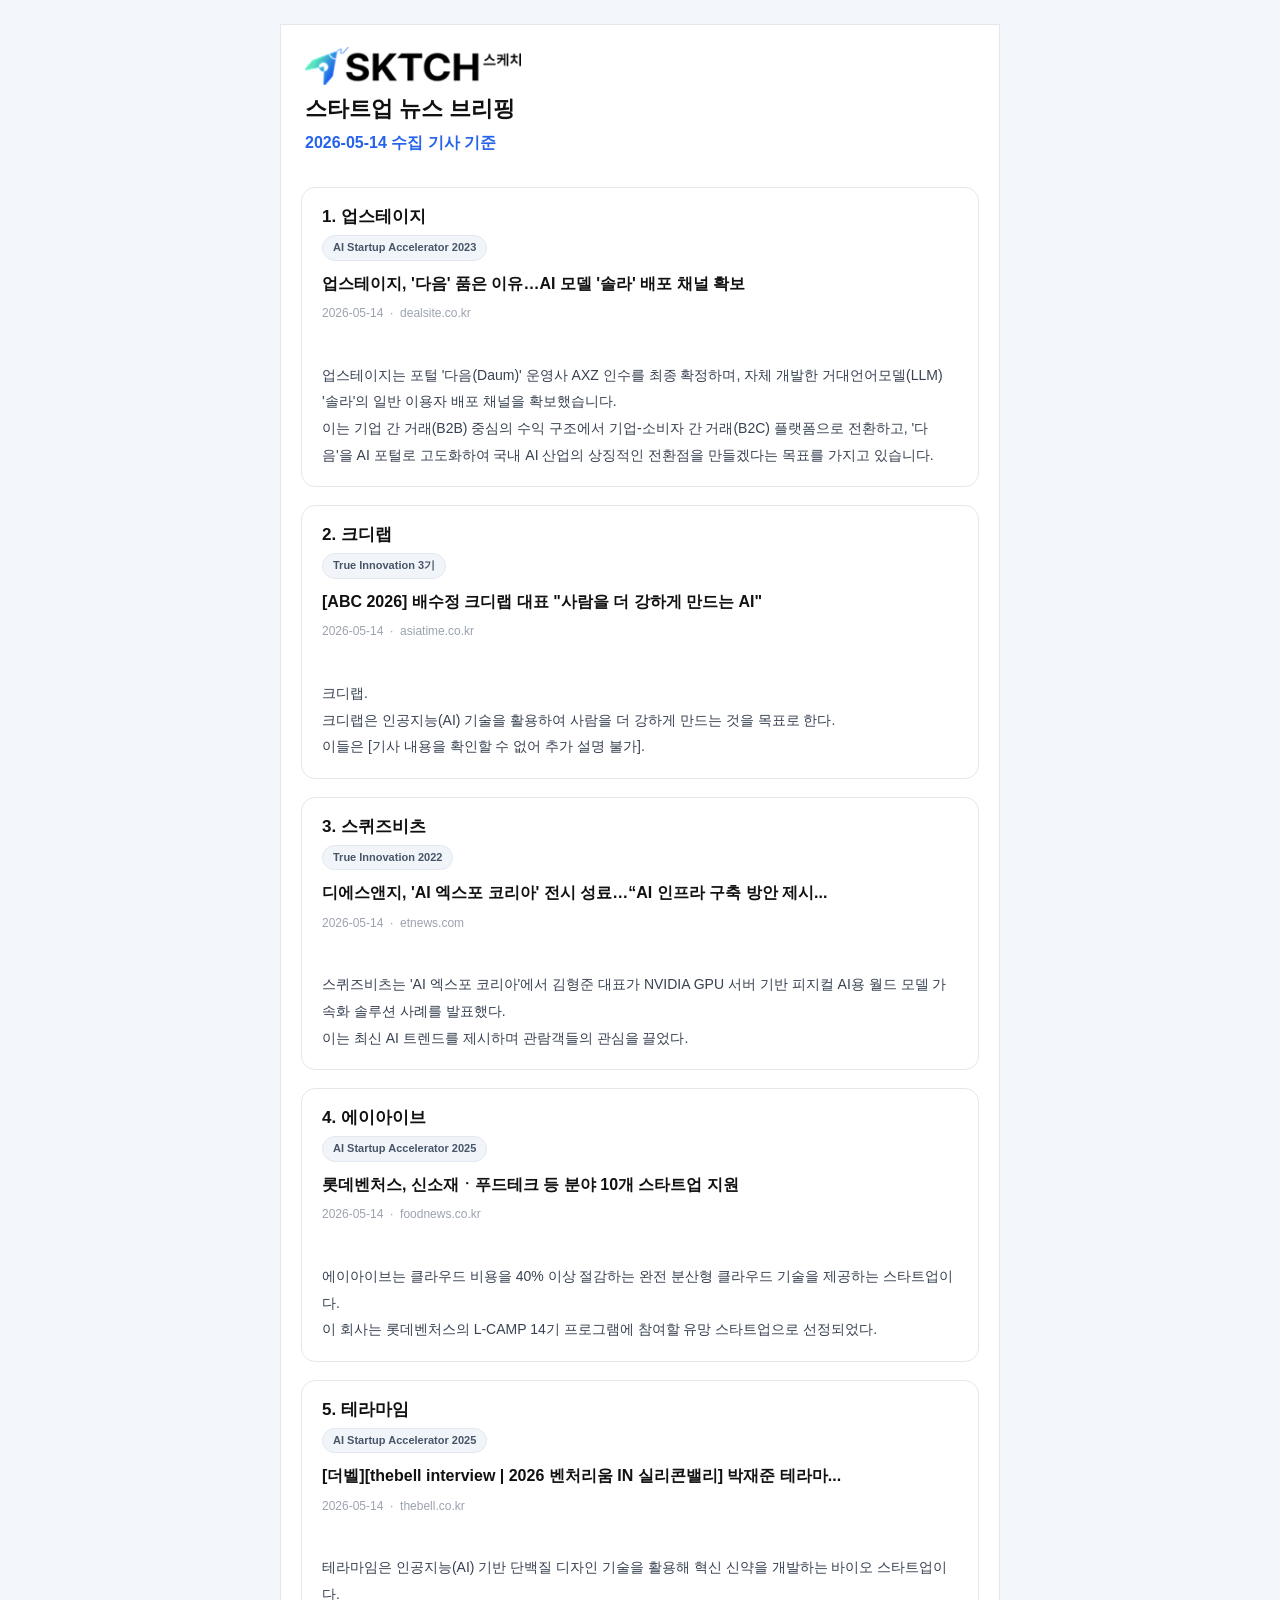
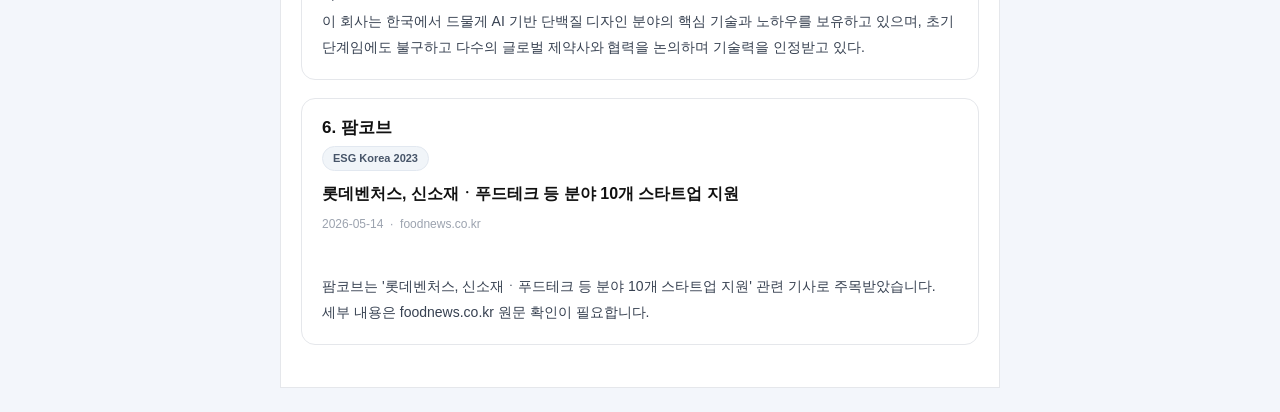
<file: email_preview.html>
<html>
  <body style="margin:0;padding:0;background:#f3f6fb;font-family:'Apple SD Gothic Neo','Malgun Gothic',Arial,sans-serif;">
    <table role="presentation" width="100%" cellspacing="0" cellpadding="0" border="0" style="background:#f3f6fb;">
      <tr>
        <td align="center" style="padding:24px 12px;">
          <table role="presentation" width="100%" cellspacing="0" cellpadding="0" border="0"
                 style="max-width:720px;background:#ffffff;border-collapse:collapse;">

            <tr>
              <td style="padding:22px 24px 14px 24px;border:1px solid #e5e7eb;border-bottom:none;border-radius:16px 16px 0 0;">
                <div style="margin-bottom:10px;">
                  <img src="[data-uri]" alt="SKTCH" style="height:38px;display:block;">
                </div>

                <div style="font-size:22px;font-weight:900;color:#111111;line-height:1.3;margin-bottom:6px;">
                  스타트업 뉴스 브리핑
                </div>

                <div style="font-size:16px;font-weight:700;color:#2563eb;line-height:1.6;">
                  2026-05-14 수집 기사 기준
                </div>
              </td>
            </tr>

            <tr>
              <td style="padding:18px 20px 24px 20px;border:1px solid #e5e7eb;border-top:none;border-radius:0 0 16px 16px;background:#ffffff;">
                
    <table role="presentation" width="100%" cellspacing="0" cellpadding="0" border="0"
           style="margin-bottom:18px;background:#ffffff;border:1px solid #e5e7eb;border-radius:14px;border-collapse:separate;">
      <tr>
        <td style="padding:18px 20px;">
          <div style="font-size:17px;font-weight:800;color:#111111;line-height:1.35;margin-bottom:6px;">
            1. 업스테이지
          </div>

          
        <div style="margin-bottom:10px;">
          <span style="
              display:inline-block;
              padding:4px 10px;
              font-size:11px;
              font-weight:700;
              line-height:1.4;
              color:#475569;
              background:#f1f5f9;
              border:1px solid #e2e8f0;
              border-radius:999px;">
            AI Startup Accelerator 2023
          </span>
        </div>
        

          <div style="margin-bottom:8px;">
            <a href="https://dealsite.co.kr/articles/161812"
               style="font-size:16px;font-weight:800;color:#111111;text-decoration:none;line-height:1.6;">
              업스테이지, &#x27;다음&#x27; 품은 이유…AI 모델 &#x27;솔라&#x27; 배포 채널 확보
            </a>
          </div>

          <div style="font-size:12px;color:#9ca3af;line-height:1.6;margin-bottom:12px;">
            2026-05-14 &nbsp;·&nbsp; dealsite.co.kr
          </div>

          <div style="font-size:14px;line-height:1.9;color:#374151;white-space:pre-line;">
            업스테이지는 포털 &#x27;다음(Daum)&#x27; 운영사 AXZ 인수를 최종 확정하며, 자체 개발한 거대언어모델(LLM) &#x27;솔라&#x27;의 일반 이용자 배포 채널을 확보했습니다.
이는 기업 간 거래(B2B) 중심의 수익 구조에서 기업-소비자 간 거래(B2C) 플랫폼으로 전환하고, &#x27;다음&#x27;을 AI 포털로 고도화하여 국내 AI 산업의 상징적인 전환점을 만들겠다는 목표를 가지고 있습니다.
          </div>
        </td>
      </tr>
    </table>
    
    <table role="presentation" width="100%" cellspacing="0" cellpadding="0" border="0"
           style="margin-bottom:18px;background:#ffffff;border:1px solid #e5e7eb;border-radius:14px;border-collapse:separate;">
      <tr>
        <td style="padding:18px 20px;">
          <div style="font-size:17px;font-weight:800;color:#111111;line-height:1.35;margin-bottom:6px;">
            2. 크디랩
          </div>

          
        <div style="margin-bottom:10px;">
          <span style="
              display:inline-block;
              padding:4px 10px;
              font-size:11px;
              font-weight:700;
              line-height:1.4;
              color:#475569;
              background:#f1f5f9;
              border:1px solid #e2e8f0;
              border-radius:999px;">
            True Innovation 3기
          </span>
        </div>
        

          <div style="margin-bottom:8px;">
            <a href="https://www.asiatime.co.kr/article/20260514500123"
               style="font-size:16px;font-weight:800;color:#111111;text-decoration:none;line-height:1.6;">
              [ABC 2026] 배수정 크디랩 대표 &quot;사람을 더 강하게 만드는 AI&quot;
            </a>
          </div>

          <div style="font-size:12px;color:#9ca3af;line-height:1.6;margin-bottom:12px;">
            2026-05-14 &nbsp;·&nbsp; asiatime.co.kr
          </div>

          <div style="font-size:14px;line-height:1.9;color:#374151;white-space:pre-line;">
            크디랩.
크디랩은 인공지능(AI) 기술을 활용하여 사람을 더 강하게 만드는 것을 목표로 한다.
이들은 [기사 내용을 확인할 수 없어 추가 설명 불가].
          </div>
        </td>
      </tr>
    </table>
    
    <table role="presentation" width="100%" cellspacing="0" cellpadding="0" border="0"
           style="margin-bottom:18px;background:#ffffff;border:1px solid #e5e7eb;border-radius:14px;border-collapse:separate;">
      <tr>
        <td style="padding:18px 20px;">
          <div style="font-size:17px;font-weight:800;color:#111111;line-height:1.35;margin-bottom:6px;">
            3. 스퀴즈비츠
          </div>

          
        <div style="margin-bottom:10px;">
          <span style="
              display:inline-block;
              padding:4px 10px;
              font-size:11px;
              font-weight:700;
              line-height:1.4;
              color:#475569;
              background:#f1f5f9;
              border:1px solid #e2e8f0;
              border-radius:999px;">
            True Innovation 2022
          </span>
        </div>
        

          <div style="margin-bottom:8px;">
            <a href="https://www.etnews.com/20260514000046"
               style="font-size:16px;font-weight:800;color:#111111;text-decoration:none;line-height:1.6;">
              디에스앤지, &#x27;AI 엑스포 코리아&#x27; 전시 성료…“AI 인프라 구축 방안 제시...
            </a>
          </div>

          <div style="font-size:12px;color:#9ca3af;line-height:1.6;margin-bottom:12px;">
            2026-05-14 &nbsp;·&nbsp; etnews.com
          </div>

          <div style="font-size:14px;line-height:1.9;color:#374151;white-space:pre-line;">
            스퀴즈비츠는 &#x27;AI 엑스포 코리아&#x27;에서 김형준 대표가 NVIDIA GPU 서버 기반 피지컬 AI용 월드 모델 가속화 솔루션 사례를 발표했다.
이는 최신 AI 트렌드를 제시하며 관람객들의 관심을 끌었다.
          </div>
        </td>
      </tr>
    </table>
    
    <table role="presentation" width="100%" cellspacing="0" cellpadding="0" border="0"
           style="margin-bottom:18px;background:#ffffff;border:1px solid #e5e7eb;border-radius:14px;border-collapse:separate;">
      <tr>
        <td style="padding:18px 20px;">
          <div style="font-size:17px;font-weight:800;color:#111111;line-height:1.35;margin-bottom:6px;">
            4. 에이아이브
          </div>

          
        <div style="margin-bottom:10px;">
          <span style="
              display:inline-block;
              padding:4px 10px;
              font-size:11px;
              font-weight:700;
              line-height:1.4;
              color:#475569;
              background:#f1f5f9;
              border:1px solid #e2e8f0;
              border-radius:999px;">
            AI Startup Accelerator 2025
          </span>
        </div>
        

          <div style="margin-bottom:8px;">
            <a href="http://www.foodnews.co.kr/news/articleView.html?idxno=118561"
               style="font-size:16px;font-weight:800;color:#111111;text-decoration:none;line-height:1.6;">
              롯데벤처스, 신소재ㆍ푸드테크 등 분야 10개 스타트업 지원
            </a>
          </div>

          <div style="font-size:12px;color:#9ca3af;line-height:1.6;margin-bottom:12px;">
            2026-05-14 &nbsp;·&nbsp; foodnews.co.kr
          </div>

          <div style="font-size:14px;line-height:1.9;color:#374151;white-space:pre-line;">
            에이아이브는 클라우드 비용을 40% 이상 절감하는 완전 분산형 클라우드 기술을 제공하는 스타트업이다.
이 회사는 롯데벤처스의 L-CAMP 14기 프로그램에 참여할 유망 스타트업으로 선정되었다.
          </div>
        </td>
      </tr>
    </table>
    
    <table role="presentation" width="100%" cellspacing="0" cellpadding="0" border="0"
           style="margin-bottom:18px;background:#ffffff;border:1px solid #e5e7eb;border-radius:14px;border-collapse:separate;">
      <tr>
        <td style="padding:18px 20px;">
          <div style="font-size:17px;font-weight:800;color:#111111;line-height:1.35;margin-bottom:6px;">
            5. 테라마임
          </div>

          
        <div style="margin-bottom:10px;">
          <span style="
              display:inline-block;
              padding:4px 10px;
              font-size:11px;
              font-weight:700;
              line-height:1.4;
              color:#475569;
              background:#f1f5f9;
              border:1px solid #e2e8f0;
              border-radius:999px;">
            AI Startup Accelerator 2025
          </span>
        </div>
        

          <div style="margin-bottom:8px;">
            <a href="https://www.thebell.co.kr/free/content/ArticleView.asp?key=202605110538183060101893"
               style="font-size:16px;font-weight:800;color:#111111;text-decoration:none;line-height:1.6;">
              [더벨][thebell interview | 2026 벤처리움 IN 실리콘밸리] 박재준 테라마...
            </a>
          </div>

          <div style="font-size:12px;color:#9ca3af;line-height:1.6;margin-bottom:12px;">
            2026-05-14 &nbsp;·&nbsp; thebell.co.kr
          </div>

          <div style="font-size:14px;line-height:1.9;color:#374151;white-space:pre-line;">
            테라마임은 인공지능(AI) 기반 단백질 디자인 기술을 활용해 혁신 신약을 개발하는 바이오 스타트업이다.
이 회사는 한국에서 드물게 AI 기반 단백질 디자인 분야의 핵심 기술과 노하우를 보유하고 있으며, 초기 단계임에도 불구하고 다수의 글로벌 제약사와 협력을 논의하며 기술력을 인정받고 있다.
          </div>
        </td>
      </tr>
    </table>
    
    <table role="presentation" width="100%" cellspacing="0" cellpadding="0" border="0"
           style="margin-bottom:18px;background:#ffffff;border:1px solid #e5e7eb;border-radius:14px;border-collapse:separate;">
      <tr>
        <td style="padding:18px 20px;">
          <div style="font-size:17px;font-weight:800;color:#111111;line-height:1.35;margin-bottom:6px;">
            6. 팜코브
          </div>

          
        <div style="margin-bottom:10px;">
          <span style="
              display:inline-block;
              padding:4px 10px;
              font-size:11px;
              font-weight:700;
              line-height:1.4;
              color:#475569;
              background:#f1f5f9;
              border:1px solid #e2e8f0;
              border-radius:999px;">
            ESG Korea 2023
          </span>
        </div>
        

          <div style="margin-bottom:8px;">
            <a href="http://www.foodnews.co.kr/news/articleView.html?idxno=118561"
               style="font-size:16px;font-weight:800;color:#111111;text-decoration:none;line-height:1.6;">
              롯데벤처스, 신소재ㆍ푸드테크 등 분야 10개 스타트업 지원
            </a>
          </div>

          <div style="font-size:12px;color:#9ca3af;line-height:1.6;margin-bottom:12px;">
            2026-05-14 &nbsp;·&nbsp; foodnews.co.kr
          </div>

          <div style="font-size:14px;line-height:1.9;color:#374151;white-space:pre-line;">
            팜코브는 &#x27;롯데벤처스, 신소재ㆍ푸드테크 등 분야 10개 스타트업 지원&#x27; 관련 기사로 주목받았습니다.
세부 내용은 foodnews.co.kr 원문 확인이 필요합니다.
          </div>
        </td>
      </tr>
    </table>
    
              </td>
            </tr>

          </table>
        </td>
      </tr>
    </table>
  </body>
</html>
</file>
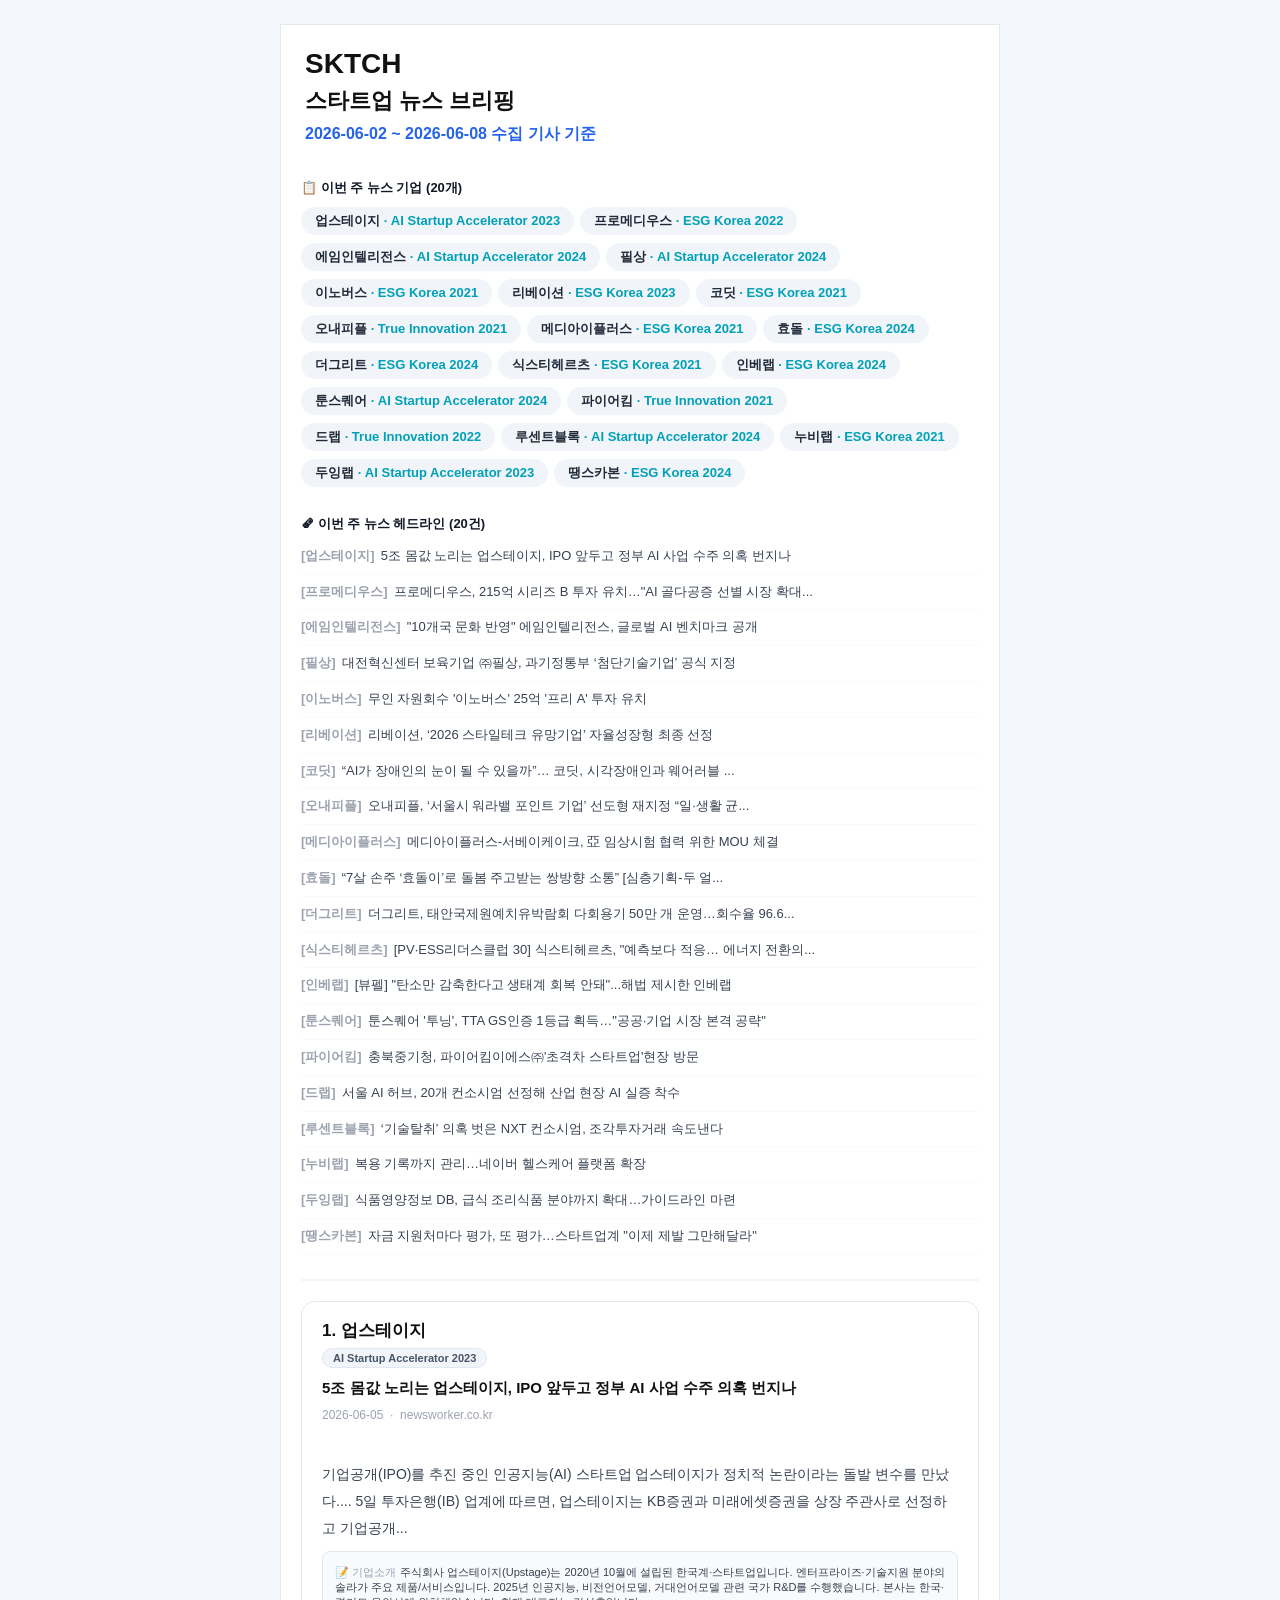
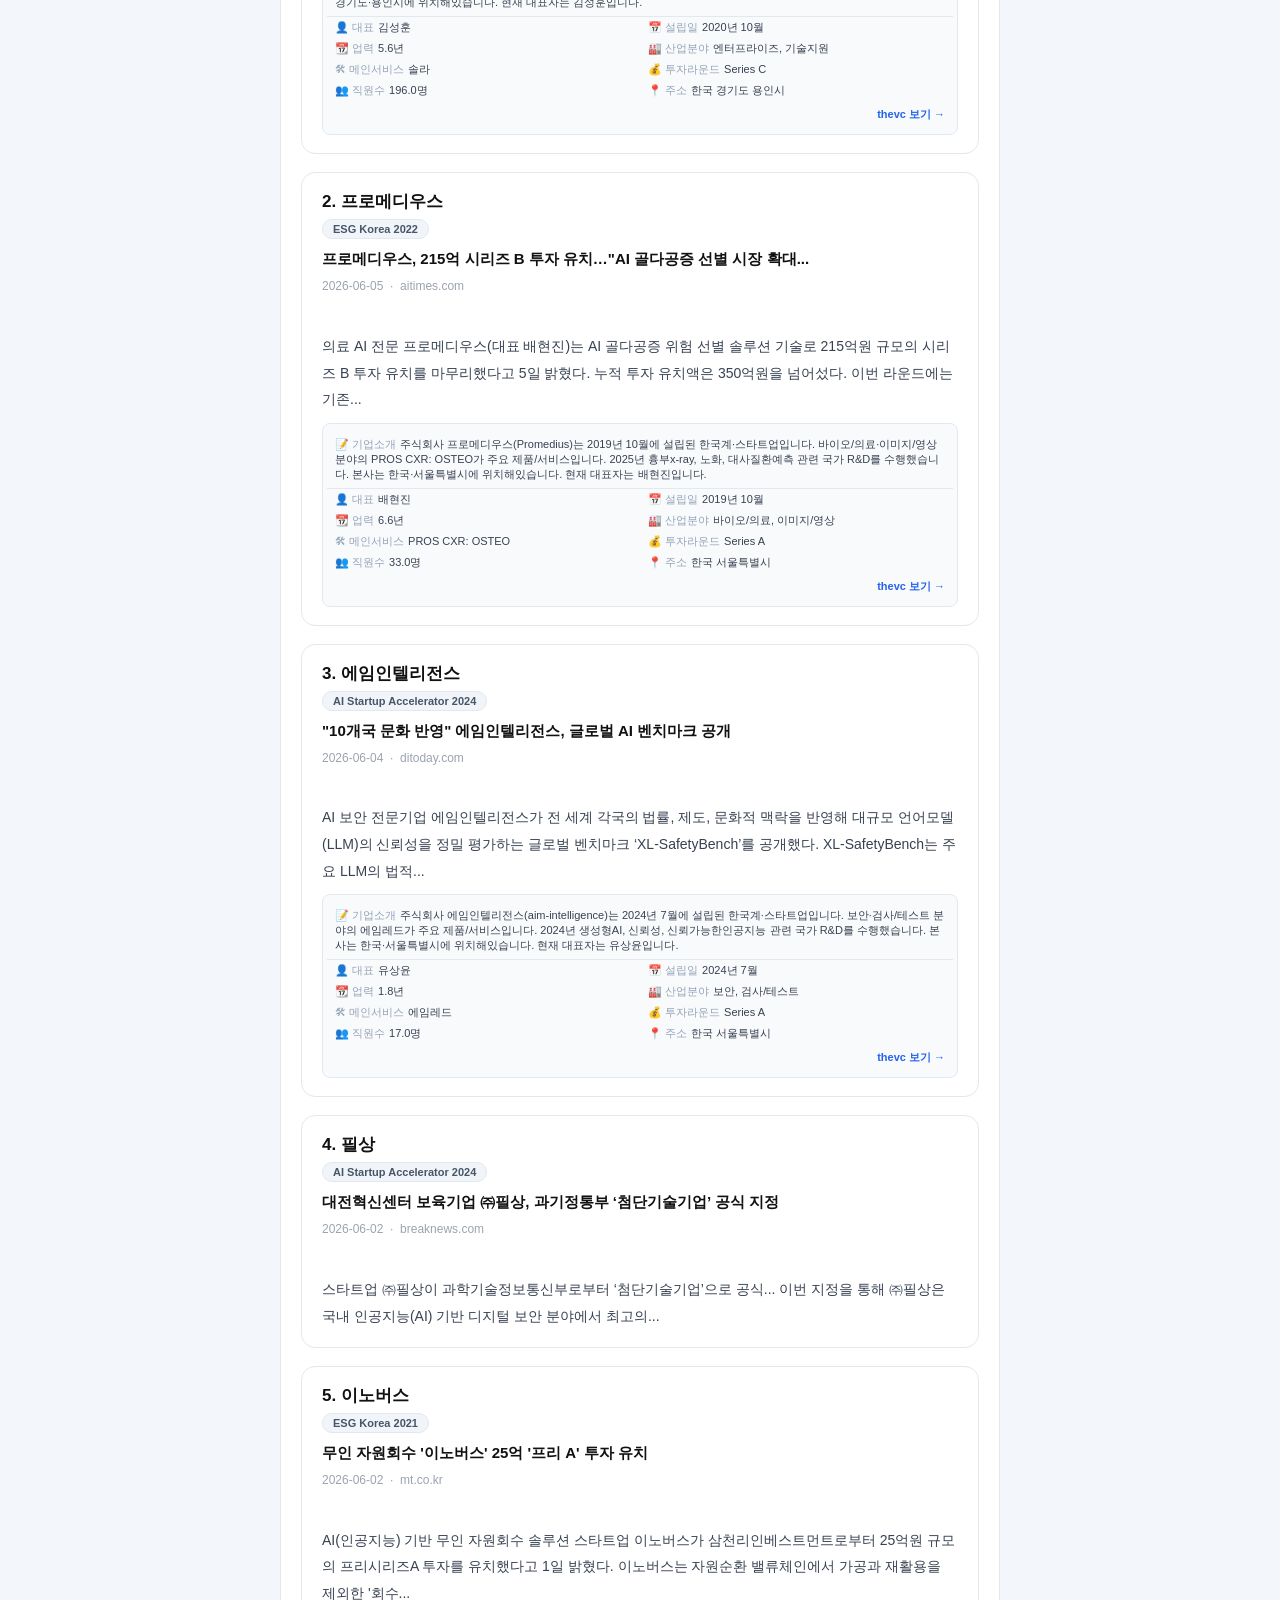
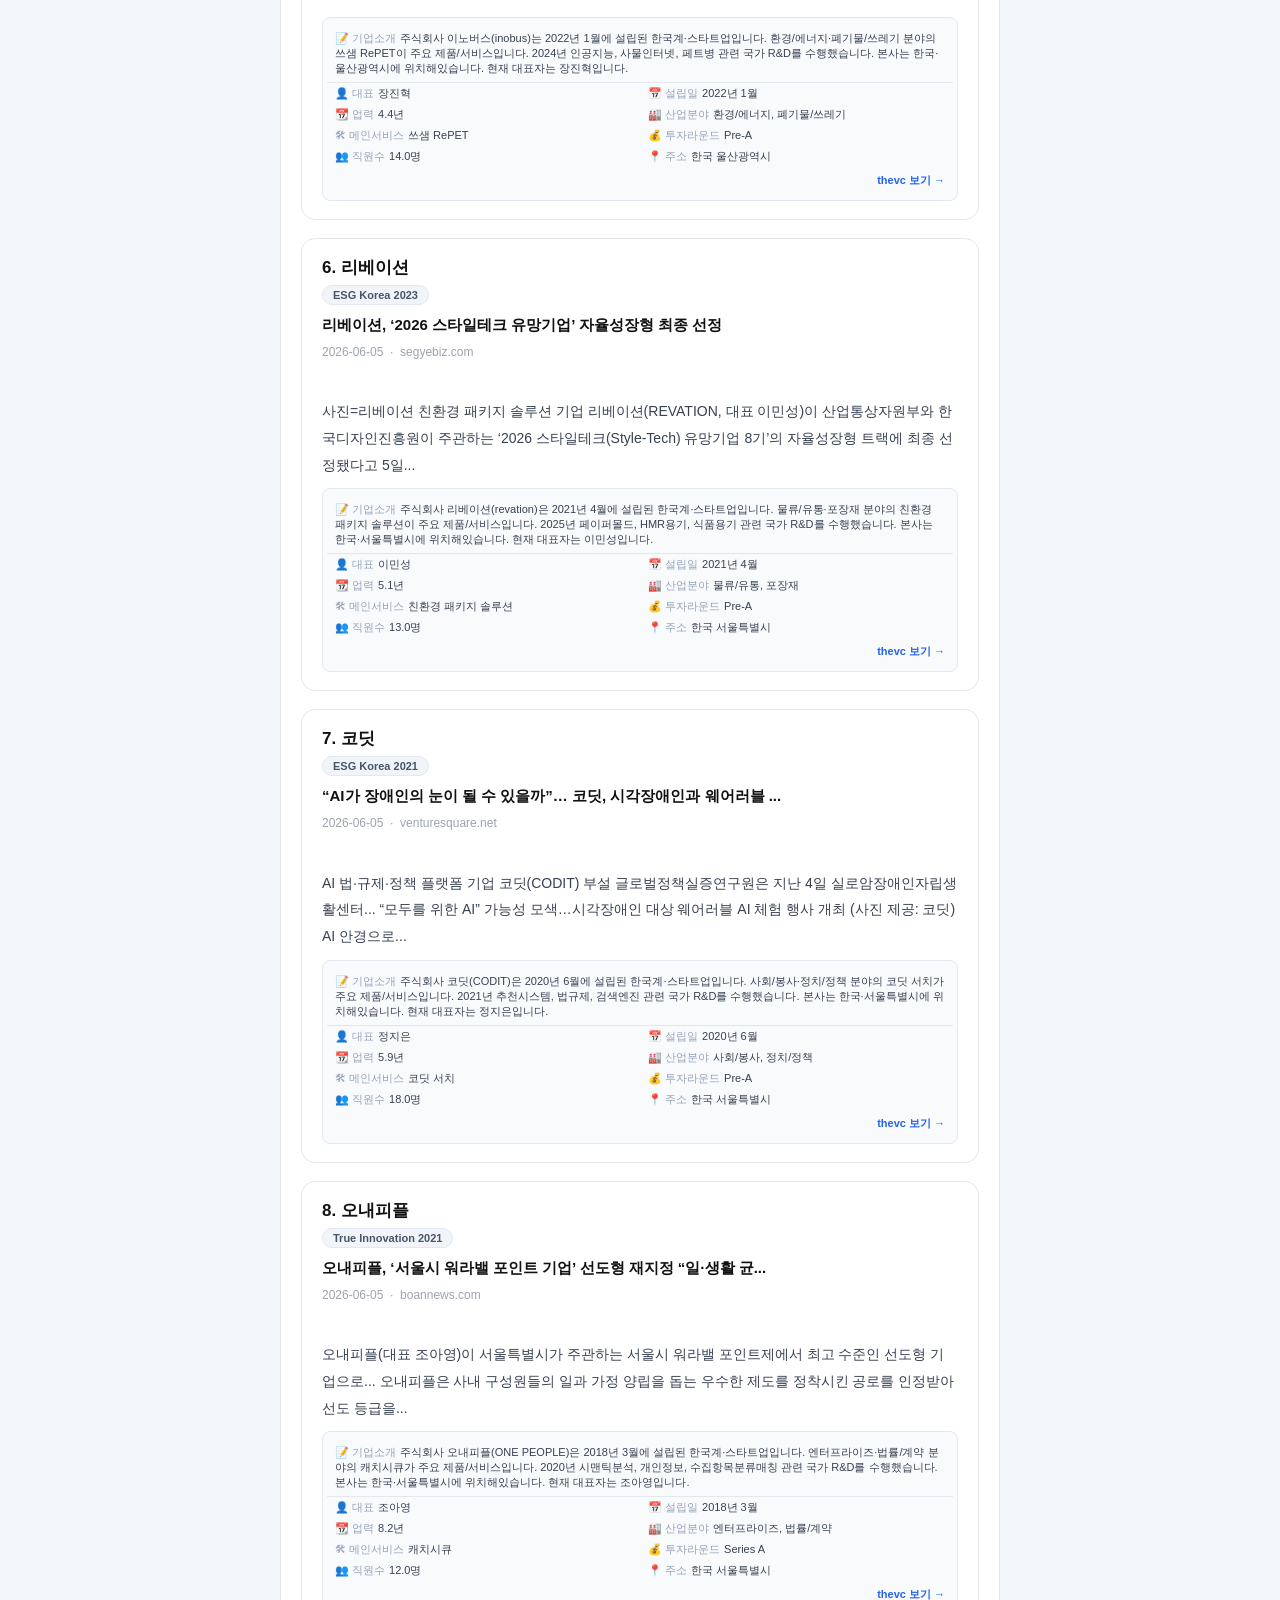
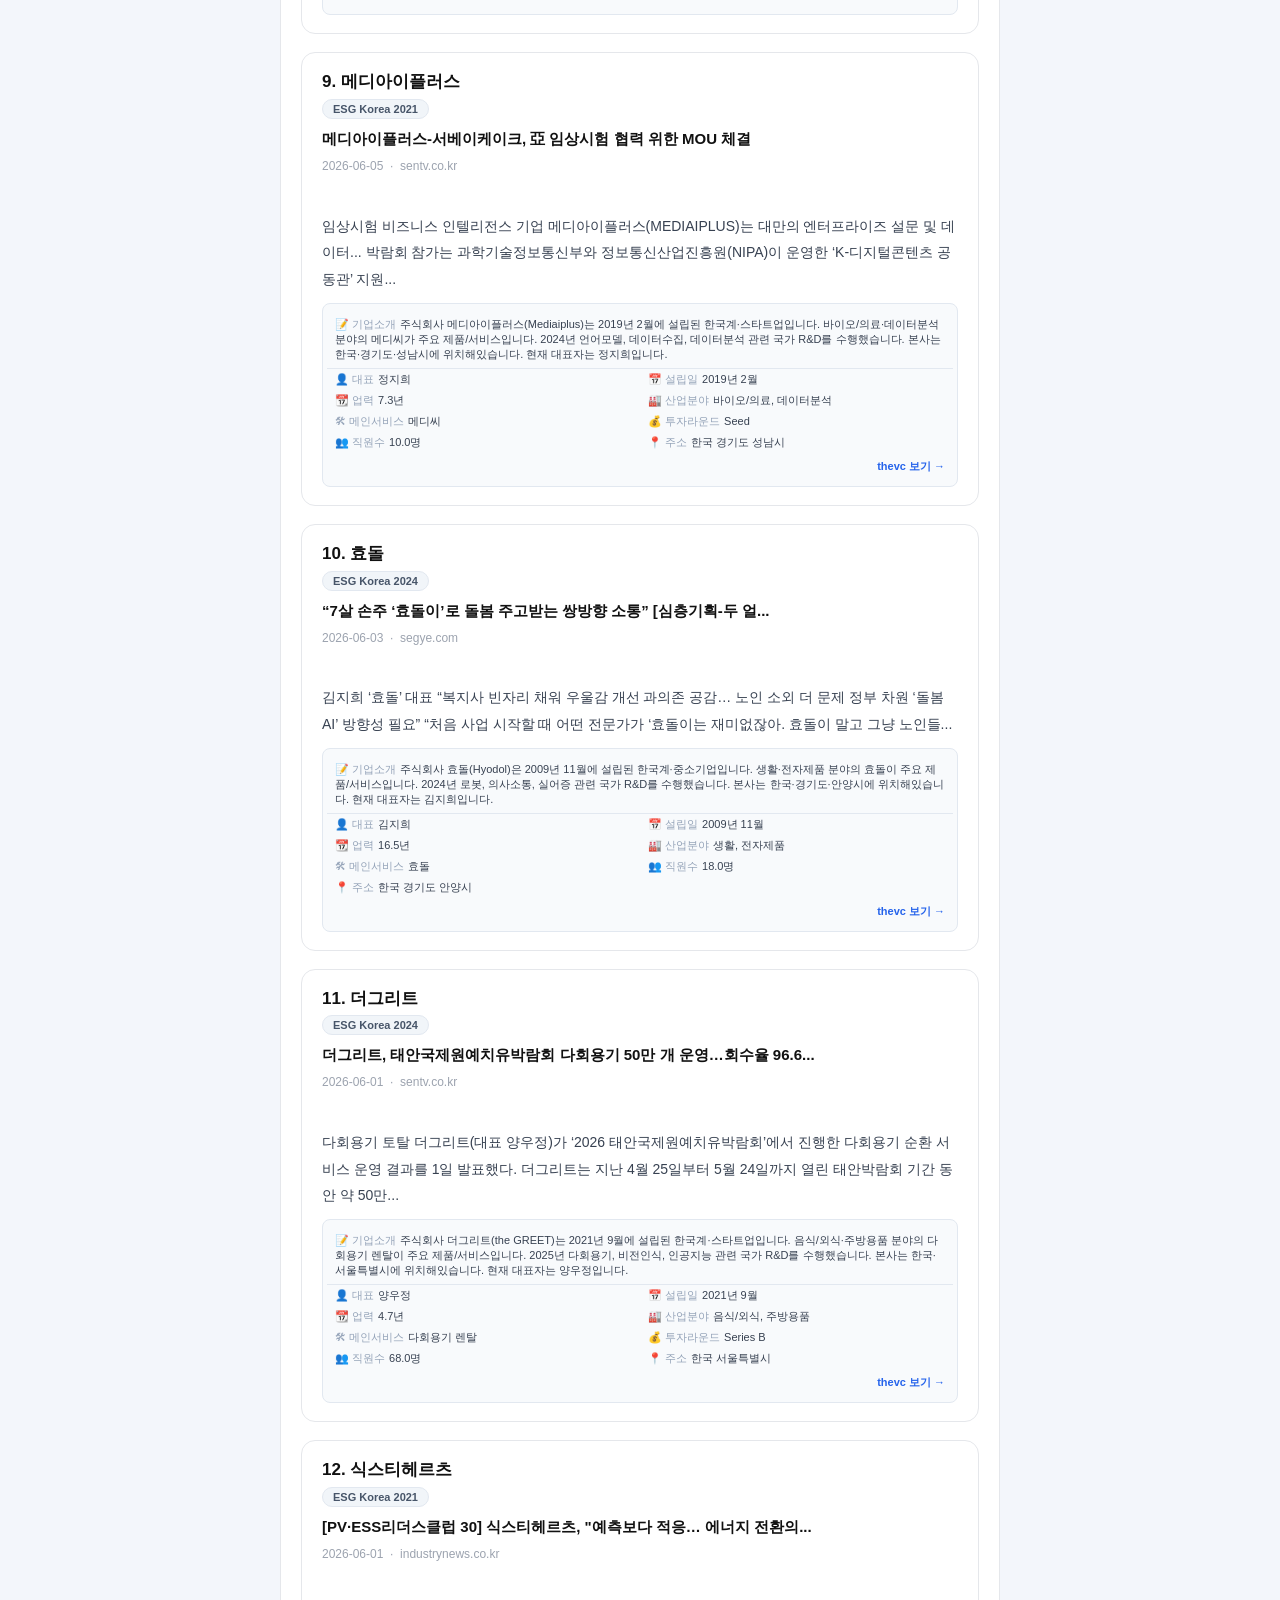
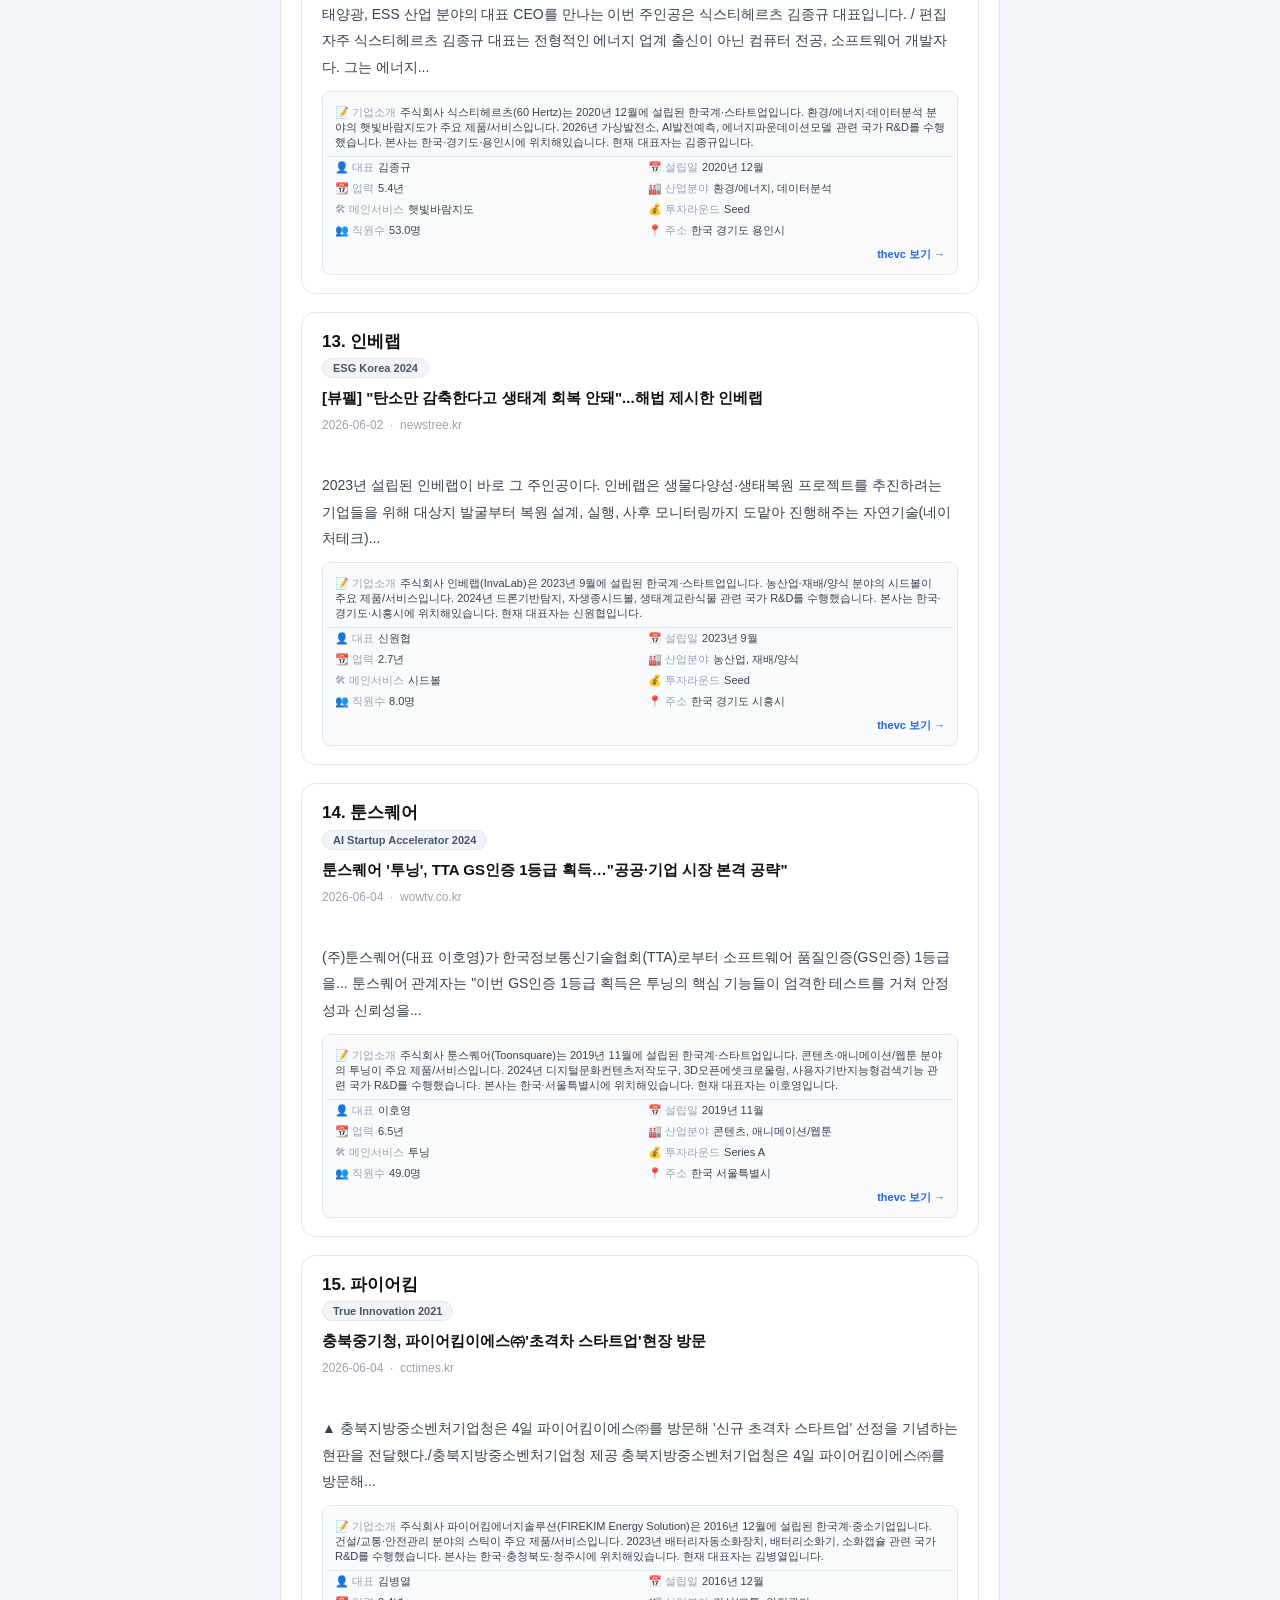
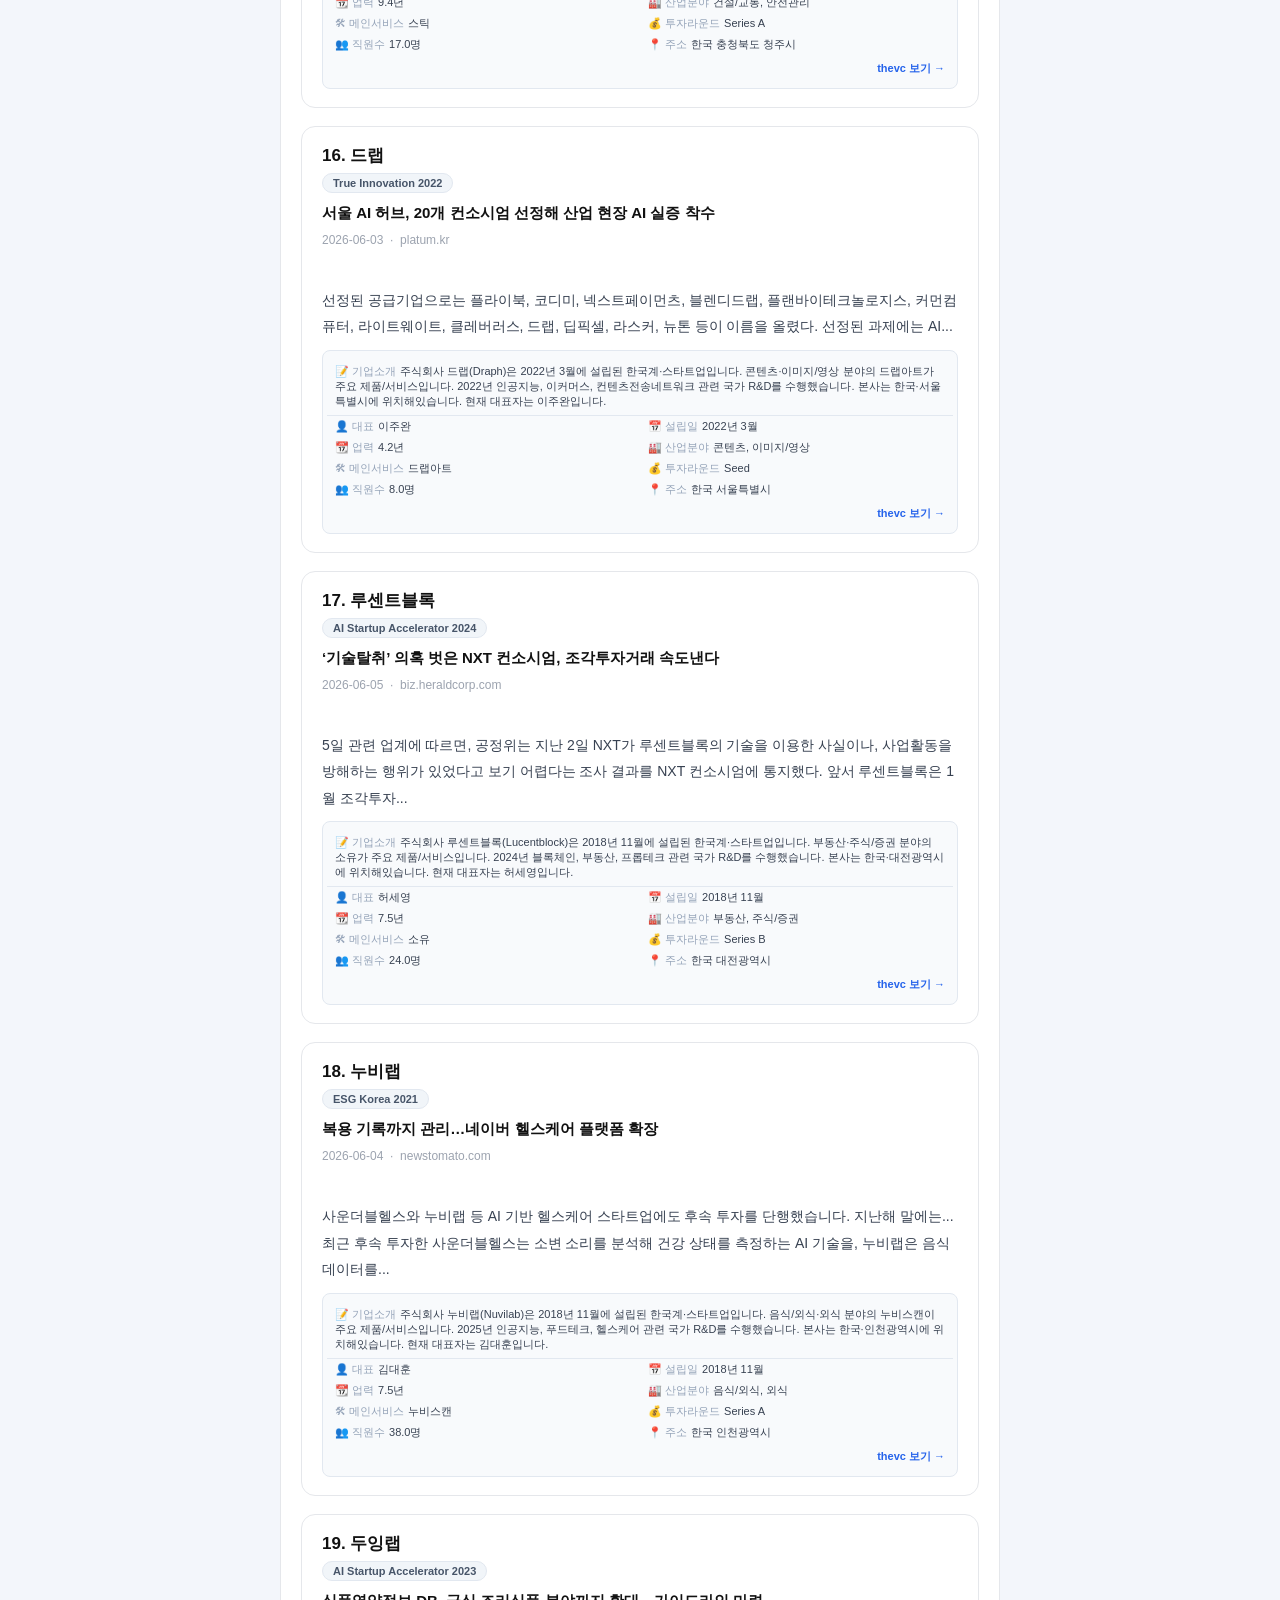
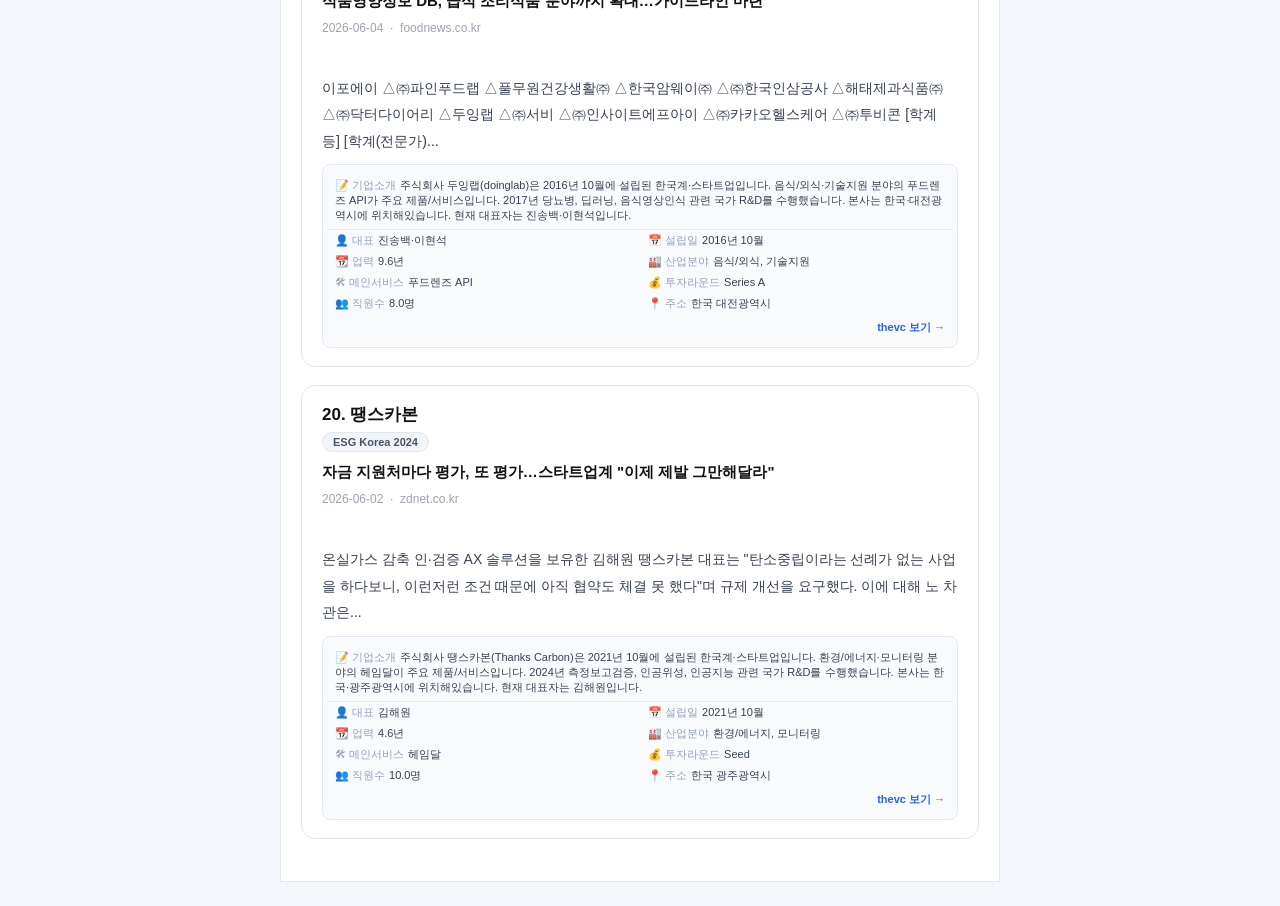
<file: SKTCH_2026_06_08_briefing_mail_preview.html>
<html>
<body style="margin:0;padding:0;background:#f3f6fb;font-family:'Apple SD Gothic Neo','Malgun Gothic',Arial,sans-serif;">
  <table role="presentation" width="100%" cellspacing="0" cellpadding="0" border="0" style="background:#f3f6fb;">
    <tr>
      <td align="center" style="padding:24px 12px;">
        <table role="presentation" width="100%" cellspacing="0" cellpadding="0" border="0"
               style="max-width:720px;background:#ffffff;border-collapse:collapse;">
          <tr>
            <td style="padding:22px 24px 14px 24px;border:1px solid #e5e7eb;border-bottom:none;border-radius:16px 16px 0 0;">
              <div style="font-size:28px;font-weight:900;color:#111111;line-height:1.2;margin-bottom:6px;">
                SKTCH
              </div>
              <div style="font-size:22px;font-weight:900;color:#111111;line-height:1.3;margin-bottom:6px;">
                스타트업 뉴스 브리핑
              </div>
              <div style="font-size:16px;font-weight:700;color:#2563eb;line-height:1.6;">
                2026-06-02 ~ 2026-06-08 수집 기사 기준
              </div>
            </td>
          </tr>
          <tr>
            <td style="padding:18px 20px 24px 20px;border:1px solid #e5e7eb;border-top:none;border-radius:0 0 16px 16px;background:#ffffff;">
              
              <div style="margin-bottom:20px;">
                <div style="font-size:13px;font-weight:800;color:#111827;margin-bottom:10px;">📋 이번 주 뉴스 기업 (20개)</div>
                <div><span style="display:inline-block;font-size:13px;font-weight:700;color:#1F2937;
                         background:#F1F5F9;border-radius:20px;padding:5px 14px;margin:0 6px 8px 0;">
              업스테이지 <span style="color:#00A0B8;font-weight:600;">· AI Startup Accelerator 2023</span>
            </span><span style="display:inline-block;font-size:13px;font-weight:700;color:#1F2937;
                         background:#F1F5F9;border-radius:20px;padding:5px 14px;margin:0 6px 8px 0;">
              프로메디우스 <span style="color:#00A0B8;font-weight:600;">· ESG Korea 2022</span>
            </span><span style="display:inline-block;font-size:13px;font-weight:700;color:#1F2937;
                         background:#F1F5F9;border-radius:20px;padding:5px 14px;margin:0 6px 8px 0;">
              에임인텔리전스 <span style="color:#00A0B8;font-weight:600;">· AI Startup Accelerator 2024</span>
            </span><span style="display:inline-block;font-size:13px;font-weight:700;color:#1F2937;
                         background:#F1F5F9;border-radius:20px;padding:5px 14px;margin:0 6px 8px 0;">
              필상 <span style="color:#00A0B8;font-weight:600;">· AI Startup Accelerator 2024</span>
            </span><span style="display:inline-block;font-size:13px;font-weight:700;color:#1F2937;
                         background:#F1F5F9;border-radius:20px;padding:5px 14px;margin:0 6px 8px 0;">
              이노버스 <span style="color:#00A0B8;font-weight:600;">· ESG Korea 2021</span>
            </span><span style="display:inline-block;font-size:13px;font-weight:700;color:#1F2937;
                         background:#F1F5F9;border-radius:20px;padding:5px 14px;margin:0 6px 8px 0;">
              리베이션 <span style="color:#00A0B8;font-weight:600;">· ESG Korea 2023</span>
            </span><span style="display:inline-block;font-size:13px;font-weight:700;color:#1F2937;
                         background:#F1F5F9;border-radius:20px;padding:5px 14px;margin:0 6px 8px 0;">
              코딧 <span style="color:#00A0B8;font-weight:600;">· ESG Korea 2021</span>
            </span><span style="display:inline-block;font-size:13px;font-weight:700;color:#1F2937;
                         background:#F1F5F9;border-radius:20px;padding:5px 14px;margin:0 6px 8px 0;">
              오내피플 <span style="color:#00A0B8;font-weight:600;">· True Innovation 2021</span>
            </span><span style="display:inline-block;font-size:13px;font-weight:700;color:#1F2937;
                         background:#F1F5F9;border-radius:20px;padding:5px 14px;margin:0 6px 8px 0;">
              메디아이플러스 <span style="color:#00A0B8;font-weight:600;">· ESG Korea 2021</span>
            </span><span style="display:inline-block;font-size:13px;font-weight:700;color:#1F2937;
                         background:#F1F5F9;border-radius:20px;padding:5px 14px;margin:0 6px 8px 0;">
              효돌 <span style="color:#00A0B8;font-weight:600;">· ESG Korea 2024</span>
            </span><span style="display:inline-block;font-size:13px;font-weight:700;color:#1F2937;
                         background:#F1F5F9;border-radius:20px;padding:5px 14px;margin:0 6px 8px 0;">
              더그리트 <span style="color:#00A0B8;font-weight:600;">· ESG Korea 2024</span>
            </span><span style="display:inline-block;font-size:13px;font-weight:700;color:#1F2937;
                         background:#F1F5F9;border-radius:20px;padding:5px 14px;margin:0 6px 8px 0;">
              식스티헤르츠 <span style="color:#00A0B8;font-weight:600;">· ESG Korea 2021</span>
            </span><span style="display:inline-block;font-size:13px;font-weight:700;color:#1F2937;
                         background:#F1F5F9;border-radius:20px;padding:5px 14px;margin:0 6px 8px 0;">
              인베랩 <span style="color:#00A0B8;font-weight:600;">· ESG Korea 2024</span>
            </span><span style="display:inline-block;font-size:13px;font-weight:700;color:#1F2937;
                         background:#F1F5F9;border-radius:20px;padding:5px 14px;margin:0 6px 8px 0;">
              툰스퀘어 <span style="color:#00A0B8;font-weight:600;">· AI Startup Accelerator 2024</span>
            </span><span style="display:inline-block;font-size:13px;font-weight:700;color:#1F2937;
                         background:#F1F5F9;border-radius:20px;padding:5px 14px;margin:0 6px 8px 0;">
              파이어킴 <span style="color:#00A0B8;font-weight:600;">· True Innovation 2021</span>
            </span><span style="display:inline-block;font-size:13px;font-weight:700;color:#1F2937;
                         background:#F1F5F9;border-radius:20px;padding:5px 14px;margin:0 6px 8px 0;">
              드랩 <span style="color:#00A0B8;font-weight:600;">· True Innovation 2022</span>
            </span><span style="display:inline-block;font-size:13px;font-weight:700;color:#1F2937;
                         background:#F1F5F9;border-radius:20px;padding:5px 14px;margin:0 6px 8px 0;">
              루센트블록 <span style="color:#00A0B8;font-weight:600;">· AI Startup Accelerator 2024</span>
            </span><span style="display:inline-block;font-size:13px;font-weight:700;color:#1F2937;
                         background:#F1F5F9;border-radius:20px;padding:5px 14px;margin:0 6px 8px 0;">
              누비랩 <span style="color:#00A0B8;font-weight:600;">· ESG Korea 2021</span>
            </span><span style="display:inline-block;font-size:13px;font-weight:700;color:#1F2937;
                         background:#F1F5F9;border-radius:20px;padding:5px 14px;margin:0 6px 8px 0;">
              두잉랩 <span style="color:#00A0B8;font-weight:600;">· AI Startup Accelerator 2023</span>
            </span><span style="display:inline-block;font-size:13px;font-weight:700;color:#1F2937;
                         background:#F1F5F9;border-radius:20px;padding:5px 14px;margin:0 6px 8px 0;">
              땡스카본 <span style="color:#00A0B8;font-weight:600;">· ESG Korea 2024</span>
            </span></div>
              </div>
              <div style="margin-bottom:24px;">
                <div style="font-size:13px;font-weight:800;color:#111827;margin-bottom:6px;">🗞 이번 주 뉴스 헤드라인 (20건)</div>
                <ul style="list-style:none;margin:0;padding:0;"><li style="padding:7px 0;border-bottom:1px solid #F9FAFB;">
              <a href="http://www.newsworker.co.kr/news/articleView.html?idxno=429922" target="_blank"
                 style="font-size:13px;color:#374151;line-height:1.6;text-decoration:none;">
                <span style="color:#9CA3AF;font-weight:700;margin-right:6px;">[업스테이지]</span>5조 몸값 노리는 업스테이지, IPO 앞두고 정부 AI 사업 수주 의혹 번지나
              </a>
            </li><li style="padding:7px 0;border-bottom:1px solid #F9FAFB;">
              <a href="https://www.aitimes.com/news/articleView.html?idxno=211393" target="_blank"
                 style="font-size:13px;color:#374151;line-height:1.6;text-decoration:none;">
                <span style="color:#9CA3AF;font-weight:700;margin-right:6px;">[프로메디우스]</span>프로메디우스, 215억 시리즈 B 투자 유치…"AI 골다공증 선별 시장 확대...
              </a>
            </li><li style="padding:7px 0;border-bottom:1px solid #F9FAFB;">
              <a href="https://ditoday.com/10%ea%b0%9c%ea%b5%ad-%eb%ac%b8%ed%99%94-%eb%b0%98%ec%98%81-%ec%97%90%ec%9e%84%ec%9d%b8%ed%85%94%eb%a6%ac%ec%a0%84%ec%8a%a4-%ea%b8%80%eb%a1%9c%eb%b2%8c-ai-%eb%b2%a4%ec%b9%98%eb%a7%88%ed%81%ac/" target="_blank"
                 style="font-size:13px;color:#374151;line-height:1.6;text-decoration:none;">
                <span style="color:#9CA3AF;font-weight:700;margin-right:6px;">[에임인텔리전스]</span>"10개국 문화 반영" 에임인텔리전스, 글로벌 AI 벤치마크 공개
              </a>
            </li><li style="padding:7px 0;border-bottom:1px solid #F9FAFB;">
              <a href="http://www.breaknews.com/1211405" target="_blank"
                 style="font-size:13px;color:#374151;line-height:1.6;text-decoration:none;">
                <span style="color:#9CA3AF;font-weight:700;margin-right:6px;">[필상]</span>대전혁신센터 보육기업 ㈜필상, 과기정통부 ‘첨단기술기업’ 공식 지정
              </a>
            </li><li style="padding:7px 0;border-bottom:1px solid #F9FAFB;">
              <a href="https://www.mt.co.kr/future/2026/06/02/2026060120041782933" target="_blank"
                 style="font-size:13px;color:#374151;line-height:1.6;text-decoration:none;">
                <span style="color:#9CA3AF;font-weight:700;margin-right:6px;">[이노버스]</span>무인 자원회수 '이노버스' 25억 '프리 A' 투자 유치
              </a>
            </li><li style="padding:7px 0;border-bottom:1px solid #F9FAFB;">
              <a href="http://www.segyebiz.com/newsView/20260604519793?OutUrl=naver" target="_blank"
                 style="font-size:13px;color:#374151;line-height:1.6;text-decoration:none;">
                <span style="color:#9CA3AF;font-weight:700;margin-right:6px;">[리베이션]</span>리베이션, ‘2026 스타일테크 유망기업’ 자율성장형 최종 선정
              </a>
            </li><li style="padding:7px 0;border-bottom:1px solid #F9FAFB;">
              <a href="https://www.venturesquare.net/1089304/" target="_blank"
                 style="font-size:13px;color:#374151;line-height:1.6;text-decoration:none;">
                <span style="color:#9CA3AF;font-weight:700;margin-right:6px;">[코딧]</span>“AI가 장애인의 눈이 될 수 있을까”… 코딧, 시각장애인과 웨어러블 ...
              </a>
            </li><li style="padding:7px 0;border-bottom:1px solid #F9FAFB;">
              <a href="http://www.boannews.com/media/view.asp?idx=143979&kind=3" target="_blank"
                 style="font-size:13px;color:#374151;line-height:1.6;text-decoration:none;">
                <span style="color:#9CA3AF;font-weight:700;margin-right:6px;">[오내피플]</span>오내피플, ‘서울시 워라밸 포인트 기업’ 선도형 재지정 “일·생활 균...
              </a>
            </li><li style="padding:7px 0;border-bottom:1px solid #F9FAFB;">
              <a href="https://www.sentv.co.kr/article/view/sentv202606050030" target="_blank"
                 style="font-size:13px;color:#374151;line-height:1.6;text-decoration:none;">
                <span style="color:#9CA3AF;font-weight:700;margin-right:6px;">[메디아이플러스]</span>메디아이플러스-서베이케이크, 亞 임상시험 협력 위한 MOU 체결
              </a>
            </li><li style="padding:7px 0;border-bottom:1px solid #F9FAFB;">
              <a href="https://www.segye.com/newsView/20260602514179?OutUrl=naver" target="_blank"
                 style="font-size:13px;color:#374151;line-height:1.6;text-decoration:none;">
                <span style="color:#9CA3AF;font-weight:700;margin-right:6px;">[효돌]</span>“7살 손주 ‘효돌이’로 돌봄 주고받는 쌍방향 소통” [심층기획-두 얼...
              </a>
            </li><li style="padding:7px 0;border-bottom:1px solid #F9FAFB;">
              <a href="https://www.sentv.co.kr/article/view/sentv202606010025" target="_blank"
                 style="font-size:13px;color:#374151;line-height:1.6;text-decoration:none;">
                <span style="color:#9CA3AF;font-weight:700;margin-right:6px;">[더그리트]</span>더그리트, 태안국제원예치유박람회 다회용기 50만 개 운영…회수율 96.6...
              </a>
            </li><li style="padding:7px 0;border-bottom:1px solid #F9FAFB;">
              <a href="https://www.industrynews.co.kr/news/articleView.html?idxno=81599" target="_blank"
                 style="font-size:13px;color:#374151;line-height:1.6;text-decoration:none;">
                <span style="color:#9CA3AF;font-weight:700;margin-right:6px;">[식스티헤르츠]</span>[PV·ESS리더스클럽 30] 식스티헤르츠, "예측보다 적응… 에너지 전환의...
              </a>
            </li><li style="padding:7px 0;border-bottom:1px solid #F9FAFB;">
              <a href="https://www.newstree.kr/newsView/ntr202605260021" target="_blank"
                 style="font-size:13px;color:#374151;line-height:1.6;text-decoration:none;">
                <span style="color:#9CA3AF;font-weight:700;margin-right:6px;">[인베랩]</span>[뷰펠] "탄소만 감축한다고 생태계 회복 안돼"...해법 제시한 인베랩
              </a>
            </li><li style="padding:7px 0;border-bottom:1px solid #F9FAFB;">
              <a href="http://www.wowtv.co.kr/NewsCenter/News/Read?articleId=A202606040330&t=NN" target="_blank"
                 style="font-size:13px;color:#374151;line-height:1.6;text-decoration:none;">
                <span style="color:#9CA3AF;font-weight:700;margin-right:6px;">[툰스퀘어]</span>툰스퀘어 '투닝', TTA GS인증 1등급 획득…"공공·기업 시장 본격 공략"
              </a>
            </li><li style="padding:7px 0;border-bottom:1px solid #F9FAFB;">
              <a href="http://www.cctimes.kr/news/articleView.html?idxno=909980" target="_blank"
                 style="font-size:13px;color:#374151;line-height:1.6;text-decoration:none;">
                <span style="color:#9CA3AF;font-weight:700;margin-right:6px;">[파이어킴]</span>충북중기청, 파이어킴이에스㈜'초격차 스타트업'현장 방문
              </a>
            </li><li style="padding:7px 0;border-bottom:1px solid #F9FAFB;">
              <a href="https://platum.kr/archives/288196" target="_blank"
                 style="font-size:13px;color:#374151;line-height:1.6;text-decoration:none;">
                <span style="color:#9CA3AF;font-weight:700;margin-right:6px;">[드랩]</span>서울 AI 허브, 20개 컨소시엄 선정해 산업 현장 AI 실증 착수
              </a>
            </li><li style="padding:7px 0;border-bottom:1px solid #F9FAFB;">
              <a href="https://biz.heraldcorp.com/article/10764355?ref=naver" target="_blank"
                 style="font-size:13px;color:#374151;line-height:1.6;text-decoration:none;">
                <span style="color:#9CA3AF;font-weight:700;margin-right:6px;">[루센트블록]</span>‘기술탈취’ 의혹 벗은 NXT 컨소시엄, 조각투자거래 속도낸다
              </a>
            </li><li style="padding:7px 0;border-bottom:1px solid #F9FAFB;">
              <a href="http://www.newstomato.com/ReadNews.aspx?no=1302965&inflow=N" target="_blank"
                 style="font-size:13px;color:#374151;line-height:1.6;text-decoration:none;">
                <span style="color:#9CA3AF;font-weight:700;margin-right:6px;">[누비랩]</span>복용 기록까지 관리…네이버 헬스케어 플랫폼 확장
              </a>
            </li><li style="padding:7px 0;border-bottom:1px solid #F9FAFB;">
              <a href="http://www.foodnews.co.kr/news/articleView.html?idxno=118837" target="_blank"
                 style="font-size:13px;color:#374151;line-height:1.6;text-decoration:none;">
                <span style="color:#9CA3AF;font-weight:700;margin-right:6px;">[두잉랩]</span>식품영양정보 DB, 급식 조리식품 분야까지 확대…가이드라인 마련
              </a>
            </li><li style="padding:7px 0;border-bottom:1px solid #F9FAFB;">
              <a href="https://zdnet.co.kr/view/?no=20260602182533" target="_blank"
                 style="font-size:13px;color:#374151;line-height:1.6;text-decoration:none;">
                <span style="color:#9CA3AF;font-weight:700;margin-right:6px;">[땡스카본]</span>자금 지원처마다 평가, 또 평가…스타트업계 "이제 제발 그만해달라"
              </a>
            </li></ul>
              </div>
              <div style="border-top:2px solid #F1F5F9;margin-bottom:20px;"></div>
              
        <table role="presentation" width="100%" cellspacing="0" cellpadding="0" border="0"
               style="margin-bottom:18px;background:#ffffff;border:1px solid #e5e7eb;border-radius:14px;border-collapse:separate;">
          <tr>
            <td style="padding:18px 20px;">
              <div style="font-size:17px;font-weight:800;color:#111111;line-height:1.35;margin-bottom:5px;">
                1. 업스테이지
              </div>
              
            <div style="margin-bottom:8px;">
              <span style="display:inline-block;padding:3px 10px;font-size:11px;font-weight:700;
                           color:#475569;background:#f1f5f9;border:1px solid #e2e8f0;border-radius:999px;">
                AI Startup Accelerator 2023
              </span>
            </div>
              <div style="margin-bottom:6px;">
                <a href="http://www.newsworker.co.kr/news/articleView.html?idxno=429922" style="font-size:15px;font-weight:700;color:#111111;text-decoration:none;line-height:1.6;">
                  5조 몸값 노리는 업스테이지, IPO 앞두고 정부 AI 사업 수주 의혹 번지나
                </a>
              </div>
              <div style="font-size:12px;color:#9ca3af;line-height:1.6;margin-bottom:10px;">
                2026-06-05 &nbsp;·&nbsp; newsworker.co.kr
              </div>
              <div style="font-size:14px;line-height:1.9;color:#374151;white-space:pre-line;">
                기업공개(IPO)를 추진 중인 인공지능(AI) 스타트업 업스테이지가 정치적 논란이라는 돌발 변수를 만났다.... 5일 투자은행(IB) 업계에 따르면, 업스테이지는 KB증권과 미래에셋증권을 상장 주관사로 선정하고 기업공개...
              </div>
              
    <div style="margin-top:10px;padding:10px 4px;background:#f8fafc;border:1px solid #e2e8f0;border-radius:8px;">
      <table width="100%" cellspacing="0" cellpadding="0" border="0" style="border-collapse:collapse;">
        
          <tr>
            <td colspan="2" style="padding:3px 8px 6px 8px;font-size:11px;color:#374151;vertical-align:top;border-bottom:1px solid #e2e8f0;">
              <span style="color:#94a3b8;margin-right:4px;">📝 기업소개</span>주식회사 업스테이지(Upstage)는 2020년 10월에 설립된 한국계∙스타트업입니다.  엔터프라이즈∙기술지원 분야의 솔라가 주요 제품/서비스입니다.  2025년 인공지능, 비전언어모델, 거대언어모델 관련 국가 R&amp;D를 수행했습니다.  본사는 한국∙경기도∙용인시에 위치해있습니다. 현재 대표자는 김성훈입니다.
            </td>
          </tr>
          <tr>
            <td style="width:50%;padding:3px 8px;font-size:11px;color:#374151;vertical-align:top;">
              <span style="color:#94a3b8;margin-right:4px;">👤 대표</span>김성훈
            </td>
            
              <td style="width:50%;padding:3px 8px;font-size:11px;color:#374151;vertical-align:top;">
                <span style="color:#94a3b8;margin-right:4px;">📅 설립일</span>2020년 10월
              </td>
          </tr>
          <tr>
            <td style="width:50%;padding:3px 8px;font-size:11px;color:#374151;vertical-align:top;">
              <span style="color:#94a3b8;margin-right:4px;">📆 업력</span>5.6년
            </td>
            
              <td style="width:50%;padding:3px 8px;font-size:11px;color:#374151;vertical-align:top;">
                <span style="color:#94a3b8;margin-right:4px;">🏭 산업분야</span>엔터프라이즈, 기술지원
              </td>
          </tr>
          <tr>
            <td style="width:50%;padding:3px 8px;font-size:11px;color:#374151;vertical-align:top;">
              <span style="color:#94a3b8;margin-right:4px;">🛠 메인서비스</span>솔라
            </td>
            
              <td style="width:50%;padding:3px 8px;font-size:11px;color:#374151;vertical-align:top;">
                <span style="color:#94a3b8;margin-right:4px;">💰 투자라운드</span>Series C
              </td>
          </tr>
          <tr>
            <td style="width:50%;padding:3px 8px;font-size:11px;color:#374151;vertical-align:top;">
              <span style="color:#94a3b8;margin-right:4px;">👥 직원수</span>196.0명
            </td>
            
              <td style="width:50%;padding:3px 8px;font-size:11px;color:#374151;vertical-align:top;">
                <span style="color:#94a3b8;margin-right:4px;">📍 주소</span>한국 경기도 용인시
              </td>
          </tr>
        
          <tr>
            <td colspan="2" style="padding:6px 8px 2px 8px;text-align:right;">
              <a href="https://thevc.kr/upstage" style="
                  font-size:11px;font-weight:700;color:#2563eb;text-decoration:none;">
                thevc 보기 →
              </a>
            </td>
          </tr>
      </table>
    </div>
            </td>
          </tr>
        </table>
        <table role="presentation" width="100%" cellspacing="0" cellpadding="0" border="0"
               style="margin-bottom:18px;background:#ffffff;border:1px solid #e5e7eb;border-radius:14px;border-collapse:separate;">
          <tr>
            <td style="padding:18px 20px;">
              <div style="font-size:17px;font-weight:800;color:#111111;line-height:1.35;margin-bottom:5px;">
                2. 프로메디우스
              </div>
              
            <div style="margin-bottom:8px;">
              <span style="display:inline-block;padding:3px 10px;font-size:11px;font-weight:700;
                           color:#475569;background:#f1f5f9;border:1px solid #e2e8f0;border-radius:999px;">
                ESG Korea 2022
              </span>
            </div>
              <div style="margin-bottom:6px;">
                <a href="https://www.aitimes.com/news/articleView.html?idxno=211393" style="font-size:15px;font-weight:700;color:#111111;text-decoration:none;line-height:1.6;">
                  프로메디우스, 215억 시리즈 B 투자 유치…&quot;AI 골다공증 선별 시장 확대...
                </a>
              </div>
              <div style="font-size:12px;color:#9ca3af;line-height:1.6;margin-bottom:10px;">
                2026-06-05 &nbsp;·&nbsp; aitimes.com
              </div>
              <div style="font-size:14px;line-height:1.9;color:#374151;white-space:pre-line;">
                의료 AI 전문 프로메디우스(대표 배현진)는 AI 골다공증 위험 선별 솔루션 기술로 215억원 규모의 시리즈 B 투자 유치를 마무리했다고 5일 밝혔다. 누적 투자 유치액은 350억원을 넘어섰다. 이번 라운드에는 기존...
              </div>
              
    <div style="margin-top:10px;padding:10px 4px;background:#f8fafc;border:1px solid #e2e8f0;border-radius:8px;">
      <table width="100%" cellspacing="0" cellpadding="0" border="0" style="border-collapse:collapse;">
        
          <tr>
            <td colspan="2" style="padding:3px 8px 6px 8px;font-size:11px;color:#374151;vertical-align:top;border-bottom:1px solid #e2e8f0;">
              <span style="color:#94a3b8;margin-right:4px;">📝 기업소개</span>주식회사 프로메디우스(Promedius)는 2019년 10월에 설립된 한국계∙스타트업입니다.  바이오/의료∙이미지/영상 분야의 PROS CXR: OSTEO가 주요 제품/서비스입니다.  2025년 흉부x-ray, 노화, 대사질환예측 관련 국가 R&amp;D를 수행했습니다.  본사는 한국∙서울특별시에 위치해있습니다. 현재 대표자는 배현진입니다.
            </td>
          </tr>
          <tr>
            <td style="width:50%;padding:3px 8px;font-size:11px;color:#374151;vertical-align:top;">
              <span style="color:#94a3b8;margin-right:4px;">👤 대표</span>배현진
            </td>
            
              <td style="width:50%;padding:3px 8px;font-size:11px;color:#374151;vertical-align:top;">
                <span style="color:#94a3b8;margin-right:4px;">📅 설립일</span>2019년 10월
              </td>
          </tr>
          <tr>
            <td style="width:50%;padding:3px 8px;font-size:11px;color:#374151;vertical-align:top;">
              <span style="color:#94a3b8;margin-right:4px;">📆 업력</span>6.6년
            </td>
            
              <td style="width:50%;padding:3px 8px;font-size:11px;color:#374151;vertical-align:top;">
                <span style="color:#94a3b8;margin-right:4px;">🏭 산업분야</span>바이오/의료, 이미지/영상
              </td>
          </tr>
          <tr>
            <td style="width:50%;padding:3px 8px;font-size:11px;color:#374151;vertical-align:top;">
              <span style="color:#94a3b8;margin-right:4px;">🛠 메인서비스</span>PROS CXR: OSTEO
            </td>
            
              <td style="width:50%;padding:3px 8px;font-size:11px;color:#374151;vertical-align:top;">
                <span style="color:#94a3b8;margin-right:4px;">💰 투자라운드</span>Series A
              </td>
          </tr>
          <tr>
            <td style="width:50%;padding:3px 8px;font-size:11px;color:#374151;vertical-align:top;">
              <span style="color:#94a3b8;margin-right:4px;">👥 직원수</span>33.0명
            </td>
            
              <td style="width:50%;padding:3px 8px;font-size:11px;color:#374151;vertical-align:top;">
                <span style="color:#94a3b8;margin-right:4px;">📍 주소</span>한국 서울특별시
              </td>
          </tr>
        
          <tr>
            <td colspan="2" style="padding:6px 8px 2px 8px;text-align:right;">
              <a href="https://thevc.kr/promedius" style="
                  font-size:11px;font-weight:700;color:#2563eb;text-decoration:none;">
                thevc 보기 →
              </a>
            </td>
          </tr>
      </table>
    </div>
            </td>
          </tr>
        </table>
        <table role="presentation" width="100%" cellspacing="0" cellpadding="0" border="0"
               style="margin-bottom:18px;background:#ffffff;border:1px solid #e5e7eb;border-radius:14px;border-collapse:separate;">
          <tr>
            <td style="padding:18px 20px;">
              <div style="font-size:17px;font-weight:800;color:#111111;line-height:1.35;margin-bottom:5px;">
                3. 에임인텔리전스
              </div>
              
            <div style="margin-bottom:8px;">
              <span style="display:inline-block;padding:3px 10px;font-size:11px;font-weight:700;
                           color:#475569;background:#f1f5f9;border:1px solid #e2e8f0;border-radius:999px;">
                AI Startup Accelerator 2024
              </span>
            </div>
              <div style="margin-bottom:6px;">
                <a href="https://ditoday.com/10%ea%b0%9c%ea%b5%ad-%eb%ac%b8%ed%99%94-%eb%b0%98%ec%98%81-%ec%97%90%ec%9e%84%ec%9d%b8%ed%85%94%eb%a6%ac%ec%a0%84%ec%8a%a4-%ea%b8%80%eb%a1%9c%eb%b2%8c-ai-%eb%b2%a4%ec%b9%98%eb%a7%88%ed%81%ac/" style="font-size:15px;font-weight:700;color:#111111;text-decoration:none;line-height:1.6;">
                  &quot;10개국 문화 반영&quot; 에임인텔리전스, 글로벌 AI 벤치마크 공개
                </a>
              </div>
              <div style="font-size:12px;color:#9ca3af;line-height:1.6;margin-bottom:10px;">
                2026-06-04 &nbsp;·&nbsp; ditoday.com
              </div>
              <div style="font-size:14px;line-height:1.9;color:#374151;white-space:pre-line;">
                AI 보안 전문기업 에임인텔리전스가 전 세계 각국의 법률, 제도, 문화적 맥락을 반영해 대규모 언어모델(LLM)의 신뢰성을 정밀 평가하는 글로벌 벤치마크 ‘XL-SafetyBench’를 공개했다. XL-SafetyBench는 주요 LLM의 법적...
              </div>
              
    <div style="margin-top:10px;padding:10px 4px;background:#f8fafc;border:1px solid #e2e8f0;border-radius:8px;">
      <table width="100%" cellspacing="0" cellpadding="0" border="0" style="border-collapse:collapse;">
        
          <tr>
            <td colspan="2" style="padding:3px 8px 6px 8px;font-size:11px;color:#374151;vertical-align:top;border-bottom:1px solid #e2e8f0;">
              <span style="color:#94a3b8;margin-right:4px;">📝 기업소개</span>주식회사 에임인텔리전스(aim-intelligence)는 2024년 7월에 설립된 한국계∙스타트업입니다.  보안∙검사/테스트 분야의 에임레드가 주요 제품/서비스입니다.  2024년 생성형AI, 신뢰성, 신뢰가능한인공지능 관련 국가 R&amp;D를 수행했습니다.  본사는 한국∙서울특별시에 위치해있습니다. 현재 대표자는 유상윤입니다.
            </td>
          </tr>
          <tr>
            <td style="width:50%;padding:3px 8px;font-size:11px;color:#374151;vertical-align:top;">
              <span style="color:#94a3b8;margin-right:4px;">👤 대표</span>유상윤
            </td>
            
              <td style="width:50%;padding:3px 8px;font-size:11px;color:#374151;vertical-align:top;">
                <span style="color:#94a3b8;margin-right:4px;">📅 설립일</span>2024년 7월
              </td>
          </tr>
          <tr>
            <td style="width:50%;padding:3px 8px;font-size:11px;color:#374151;vertical-align:top;">
              <span style="color:#94a3b8;margin-right:4px;">📆 업력</span>1.8년
            </td>
            
              <td style="width:50%;padding:3px 8px;font-size:11px;color:#374151;vertical-align:top;">
                <span style="color:#94a3b8;margin-right:4px;">🏭 산업분야</span>보안, 검사/테스트
              </td>
          </tr>
          <tr>
            <td style="width:50%;padding:3px 8px;font-size:11px;color:#374151;vertical-align:top;">
              <span style="color:#94a3b8;margin-right:4px;">🛠 메인서비스</span>에임레드
            </td>
            
              <td style="width:50%;padding:3px 8px;font-size:11px;color:#374151;vertical-align:top;">
                <span style="color:#94a3b8;margin-right:4px;">💰 투자라운드</span>Series A
              </td>
          </tr>
          <tr>
            <td style="width:50%;padding:3px 8px;font-size:11px;color:#374151;vertical-align:top;">
              <span style="color:#94a3b8;margin-right:4px;">👥 직원수</span>17.0명
            </td>
            
              <td style="width:50%;padding:3px 8px;font-size:11px;color:#374151;vertical-align:top;">
                <span style="color:#94a3b8;margin-right:4px;">📍 주소</span>한국 서울특별시
              </td>
          </tr>
        
          <tr>
            <td colspan="2" style="padding:6px 8px 2px 8px;text-align:right;">
              <a href="https://thevc.kr/aim-intelligence" style="
                  font-size:11px;font-weight:700;color:#2563eb;text-decoration:none;">
                thevc 보기 →
              </a>
            </td>
          </tr>
      </table>
    </div>
            </td>
          </tr>
        </table>
        <table role="presentation" width="100%" cellspacing="0" cellpadding="0" border="0"
               style="margin-bottom:18px;background:#ffffff;border:1px solid #e5e7eb;border-radius:14px;border-collapse:separate;">
          <tr>
            <td style="padding:18px 20px;">
              <div style="font-size:17px;font-weight:800;color:#111111;line-height:1.35;margin-bottom:5px;">
                4. 필상
              </div>
              
            <div style="margin-bottom:8px;">
              <span style="display:inline-block;padding:3px 10px;font-size:11px;font-weight:700;
                           color:#475569;background:#f1f5f9;border:1px solid #e2e8f0;border-radius:999px;">
                AI Startup Accelerator 2024
              </span>
            </div>
              <div style="margin-bottom:6px;">
                <a href="http://www.breaknews.com/1211405" style="font-size:15px;font-weight:700;color:#111111;text-decoration:none;line-height:1.6;">
                  대전혁신센터 보육기업 ㈜필상, 과기정통부 ‘첨단기술기업’ 공식 지정
                </a>
              </div>
              <div style="font-size:12px;color:#9ca3af;line-height:1.6;margin-bottom:10px;">
                2026-06-02 &nbsp;·&nbsp; breaknews.com
              </div>
              <div style="font-size:14px;line-height:1.9;color:#374151;white-space:pre-line;">
                스타트업 ㈜필상이 과학기술정보통신부로부터 ‘첨단기술기업’으로 공식... 이번 지정을 통해 ㈜필상은 국내 인공지능(AI) 기반 디지털 보안 분야에서 최고의...
              </div>
              
            </td>
          </tr>
        </table>
        <table role="presentation" width="100%" cellspacing="0" cellpadding="0" border="0"
               style="margin-bottom:18px;background:#ffffff;border:1px solid #e5e7eb;border-radius:14px;border-collapse:separate;">
          <tr>
            <td style="padding:18px 20px;">
              <div style="font-size:17px;font-weight:800;color:#111111;line-height:1.35;margin-bottom:5px;">
                5. 이노버스
              </div>
              
            <div style="margin-bottom:8px;">
              <span style="display:inline-block;padding:3px 10px;font-size:11px;font-weight:700;
                           color:#475569;background:#f1f5f9;border:1px solid #e2e8f0;border-radius:999px;">
                ESG Korea 2021
              </span>
            </div>
              <div style="margin-bottom:6px;">
                <a href="https://www.mt.co.kr/future/2026/06/02/2026060120041782933" style="font-size:15px;font-weight:700;color:#111111;text-decoration:none;line-height:1.6;">
                  무인 자원회수 &#x27;이노버스&#x27; 25억 &#x27;프리 A&#x27; 투자 유치
                </a>
              </div>
              <div style="font-size:12px;color:#9ca3af;line-height:1.6;margin-bottom:10px;">
                2026-06-02 &nbsp;·&nbsp; mt.co.kr
              </div>
              <div style="font-size:14px;line-height:1.9;color:#374151;white-space:pre-line;">
                AI(인공지능) 기반 무인 자원회수 솔루션 스타트업 이노버스가 삼천리인베스트먼트로부터 25억원 규모의 프리시리즈A 투자를 유치했다고 1일 밝혔다. 이노버스는 자원순환 밸류체인에서 가공과 재활용을 제외한 &#x27;회수...
              </div>
              
    <div style="margin-top:10px;padding:10px 4px;background:#f8fafc;border:1px solid #e2e8f0;border-radius:8px;">
      <table width="100%" cellspacing="0" cellpadding="0" border="0" style="border-collapse:collapse;">
        
          <tr>
            <td colspan="2" style="padding:3px 8px 6px 8px;font-size:11px;color:#374151;vertical-align:top;border-bottom:1px solid #e2e8f0;">
              <span style="color:#94a3b8;margin-right:4px;">📝 기업소개</span>주식회사 이노버스(inobus)는 2022년 1월에 설립된 한국계∙스타트업입니다.  환경/에너지∙폐기물/쓰레기 분야의 쓰샘 RePET이 주요 제품/서비스입니다.  2024년 인공지능, 사물인터넷, 페트병 관련 국가 R&amp;D를 수행했습니다.  본사는 한국∙울산광역시에 위치해있습니다. 현재 대표자는 장진혁입니다.
            </td>
          </tr>
          <tr>
            <td style="width:50%;padding:3px 8px;font-size:11px;color:#374151;vertical-align:top;">
              <span style="color:#94a3b8;margin-right:4px;">👤 대표</span>장진혁
            </td>
            
              <td style="width:50%;padding:3px 8px;font-size:11px;color:#374151;vertical-align:top;">
                <span style="color:#94a3b8;margin-right:4px;">📅 설립일</span>2022년 1월
              </td>
          </tr>
          <tr>
            <td style="width:50%;padding:3px 8px;font-size:11px;color:#374151;vertical-align:top;">
              <span style="color:#94a3b8;margin-right:4px;">📆 업력</span>4.4년
            </td>
            
              <td style="width:50%;padding:3px 8px;font-size:11px;color:#374151;vertical-align:top;">
                <span style="color:#94a3b8;margin-right:4px;">🏭 산업분야</span>환경/에너지, 폐기물/쓰레기
              </td>
          </tr>
          <tr>
            <td style="width:50%;padding:3px 8px;font-size:11px;color:#374151;vertical-align:top;">
              <span style="color:#94a3b8;margin-right:4px;">🛠 메인서비스</span>쓰샘 RePET
            </td>
            
              <td style="width:50%;padding:3px 8px;font-size:11px;color:#374151;vertical-align:top;">
                <span style="color:#94a3b8;margin-right:4px;">💰 투자라운드</span>Pre-A
              </td>
          </tr>
          <tr>
            <td style="width:50%;padding:3px 8px;font-size:11px;color:#374151;vertical-align:top;">
              <span style="color:#94a3b8;margin-right:4px;">👥 직원수</span>14.0명
            </td>
            
              <td style="width:50%;padding:3px 8px;font-size:11px;color:#374151;vertical-align:top;">
                <span style="color:#94a3b8;margin-right:4px;">📍 주소</span>한국 울산광역시
              </td>
          </tr>
        
          <tr>
            <td colspan="2" style="padding:6px 8px 2px 8px;text-align:right;">
              <a href="https://thevc.kr/inobus" style="
                  font-size:11px;font-weight:700;color:#2563eb;text-decoration:none;">
                thevc 보기 →
              </a>
            </td>
          </tr>
      </table>
    </div>
            </td>
          </tr>
        </table>
        <table role="presentation" width="100%" cellspacing="0" cellpadding="0" border="0"
               style="margin-bottom:18px;background:#ffffff;border:1px solid #e5e7eb;border-radius:14px;border-collapse:separate;">
          <tr>
            <td style="padding:18px 20px;">
              <div style="font-size:17px;font-weight:800;color:#111111;line-height:1.35;margin-bottom:5px;">
                6. 리베이션
              </div>
              
            <div style="margin-bottom:8px;">
              <span style="display:inline-block;padding:3px 10px;font-size:11px;font-weight:700;
                           color:#475569;background:#f1f5f9;border:1px solid #e2e8f0;border-radius:999px;">
                ESG Korea 2023
              </span>
            </div>
              <div style="margin-bottom:6px;">
                <a href="http://www.segyebiz.com/newsView/20260604519793?OutUrl=naver" style="font-size:15px;font-weight:700;color:#111111;text-decoration:none;line-height:1.6;">
                  리베이션, ‘2026 스타일테크 유망기업’ 자율성장형 최종 선정
                </a>
              </div>
              <div style="font-size:12px;color:#9ca3af;line-height:1.6;margin-bottom:10px;">
                2026-06-05 &nbsp;·&nbsp; segyebiz.com
              </div>
              <div style="font-size:14px;line-height:1.9;color:#374151;white-space:pre-line;">
                사진=리베이션 친환경 패키지 솔루션 기업 리베이션(REVATION, 대표 이민성)이 산업통상자원부와 한국디자인진흥원이 주관하는 ‘2026 스타일테크(Style-Tech) 유망기업 8기’의 자율성장형 트랙에 최종 선정됐다고 5일...
              </div>
              
    <div style="margin-top:10px;padding:10px 4px;background:#f8fafc;border:1px solid #e2e8f0;border-radius:8px;">
      <table width="100%" cellspacing="0" cellpadding="0" border="0" style="border-collapse:collapse;">
        
          <tr>
            <td colspan="2" style="padding:3px 8px 6px 8px;font-size:11px;color:#374151;vertical-align:top;border-bottom:1px solid #e2e8f0;">
              <span style="color:#94a3b8;margin-right:4px;">📝 기업소개</span>주식회사 리베이션(revation)은 2021년 4월에 설립된 한국계∙스타트업입니다.  물류/유통∙포장재 분야의 친환경 패키지 솔루션이 주요 제품/서비스입니다.  2025년 페이퍼몰드, HMR용기, 식품용기 관련 국가 R&amp;D를 수행했습니다.  본사는 한국∙서울특별시에 위치해있습니다. 현재 대표자는 이민성입니다.
            </td>
          </tr>
          <tr>
            <td style="width:50%;padding:3px 8px;font-size:11px;color:#374151;vertical-align:top;">
              <span style="color:#94a3b8;margin-right:4px;">👤 대표</span>이민성
            </td>
            
              <td style="width:50%;padding:3px 8px;font-size:11px;color:#374151;vertical-align:top;">
                <span style="color:#94a3b8;margin-right:4px;">📅 설립일</span>2021년 4월
              </td>
          </tr>
          <tr>
            <td style="width:50%;padding:3px 8px;font-size:11px;color:#374151;vertical-align:top;">
              <span style="color:#94a3b8;margin-right:4px;">📆 업력</span>5.1년
            </td>
            
              <td style="width:50%;padding:3px 8px;font-size:11px;color:#374151;vertical-align:top;">
                <span style="color:#94a3b8;margin-right:4px;">🏭 산업분야</span>물류/유통, 포장재
              </td>
          </tr>
          <tr>
            <td style="width:50%;padding:3px 8px;font-size:11px;color:#374151;vertical-align:top;">
              <span style="color:#94a3b8;margin-right:4px;">🛠 메인서비스</span>친환경 패키지 솔루션
            </td>
            
              <td style="width:50%;padding:3px 8px;font-size:11px;color:#374151;vertical-align:top;">
                <span style="color:#94a3b8;margin-right:4px;">💰 투자라운드</span>Pre-A
              </td>
          </tr>
          <tr>
            <td style="width:50%;padding:3px 8px;font-size:11px;color:#374151;vertical-align:top;">
              <span style="color:#94a3b8;margin-right:4px;">👥 직원수</span>13.0명
            </td>
            
              <td style="width:50%;padding:3px 8px;font-size:11px;color:#374151;vertical-align:top;">
                <span style="color:#94a3b8;margin-right:4px;">📍 주소</span>한국 서울특별시
              </td>
          </tr>
        
          <tr>
            <td colspan="2" style="padding:6px 8px 2px 8px;text-align:right;">
              <a href="https://thevc.kr/revation" style="
                  font-size:11px;font-weight:700;color:#2563eb;text-decoration:none;">
                thevc 보기 →
              </a>
            </td>
          </tr>
      </table>
    </div>
            </td>
          </tr>
        </table>
        <table role="presentation" width="100%" cellspacing="0" cellpadding="0" border="0"
               style="margin-bottom:18px;background:#ffffff;border:1px solid #e5e7eb;border-radius:14px;border-collapse:separate;">
          <tr>
            <td style="padding:18px 20px;">
              <div style="font-size:17px;font-weight:800;color:#111111;line-height:1.35;margin-bottom:5px;">
                7. 코딧
              </div>
              
            <div style="margin-bottom:8px;">
              <span style="display:inline-block;padding:3px 10px;font-size:11px;font-weight:700;
                           color:#475569;background:#f1f5f9;border:1px solid #e2e8f0;border-radius:999px;">
                ESG Korea 2021
              </span>
            </div>
              <div style="margin-bottom:6px;">
                <a href="https://www.venturesquare.net/1089304/" style="font-size:15px;font-weight:700;color:#111111;text-decoration:none;line-height:1.6;">
                  “AI가 장애인의 눈이 될 수 있을까”… 코딧, 시각장애인과 웨어러블 ...
                </a>
              </div>
              <div style="font-size:12px;color:#9ca3af;line-height:1.6;margin-bottom:10px;">
                2026-06-05 &nbsp;·&nbsp; venturesquare.net
              </div>
              <div style="font-size:14px;line-height:1.9;color:#374151;white-space:pre-line;">
                AI 법·규제·정책 플랫폼 기업 코딧(CODIT) 부설 글로벌정책실증연구원은 지난 4일 실로암장애인자립생활센터... “모두를 위한 AI” 가능성 모색…시각장애인 대상 웨어러블 AI 체험 행사 개최 (사진 제공: 코딧) AI 안경으로...
              </div>
              
    <div style="margin-top:10px;padding:10px 4px;background:#f8fafc;border:1px solid #e2e8f0;border-radius:8px;">
      <table width="100%" cellspacing="0" cellpadding="0" border="0" style="border-collapse:collapse;">
        
          <tr>
            <td colspan="2" style="padding:3px 8px 6px 8px;font-size:11px;color:#374151;vertical-align:top;border-bottom:1px solid #e2e8f0;">
              <span style="color:#94a3b8;margin-right:4px;">📝 기업소개</span>주식회사 코딧(CODIT)은 2020년 6월에 설립된 한국계∙스타트업입니다.  사회/봉사∙정치/정책 분야의 코딧 서치가 주요 제품/서비스입니다.  2021년 추천시스템, 법규제, 검색엔진 관련 국가 R&amp;D를 수행했습니다.  본사는 한국∙서울특별시에 위치해있습니다. 현재 대표자는 정지은입니다.
            </td>
          </tr>
          <tr>
            <td style="width:50%;padding:3px 8px;font-size:11px;color:#374151;vertical-align:top;">
              <span style="color:#94a3b8;margin-right:4px;">👤 대표</span>정지은
            </td>
            
              <td style="width:50%;padding:3px 8px;font-size:11px;color:#374151;vertical-align:top;">
                <span style="color:#94a3b8;margin-right:4px;">📅 설립일</span>2020년 6월
              </td>
          </tr>
          <tr>
            <td style="width:50%;padding:3px 8px;font-size:11px;color:#374151;vertical-align:top;">
              <span style="color:#94a3b8;margin-right:4px;">📆 업력</span>5.9년
            </td>
            
              <td style="width:50%;padding:3px 8px;font-size:11px;color:#374151;vertical-align:top;">
                <span style="color:#94a3b8;margin-right:4px;">🏭 산업분야</span>사회/봉사, 정치/정책
              </td>
          </tr>
          <tr>
            <td style="width:50%;padding:3px 8px;font-size:11px;color:#374151;vertical-align:top;">
              <span style="color:#94a3b8;margin-right:4px;">🛠 메인서비스</span>코딧 서치
            </td>
            
              <td style="width:50%;padding:3px 8px;font-size:11px;color:#374151;vertical-align:top;">
                <span style="color:#94a3b8;margin-right:4px;">💰 투자라운드</span>Pre-A
              </td>
          </tr>
          <tr>
            <td style="width:50%;padding:3px 8px;font-size:11px;color:#374151;vertical-align:top;">
              <span style="color:#94a3b8;margin-right:4px;">👥 직원수</span>18.0명
            </td>
            
              <td style="width:50%;padding:3px 8px;font-size:11px;color:#374151;vertical-align:top;">
                <span style="color:#94a3b8;margin-right:4px;">📍 주소</span>한국 서울특별시
              </td>
          </tr>
        
          <tr>
            <td colspan="2" style="padding:6px 8px 2px 8px;text-align:right;">
              <a href="https://thevc.kr/codit" style="
                  font-size:11px;font-weight:700;color:#2563eb;text-decoration:none;">
                thevc 보기 →
              </a>
            </td>
          </tr>
      </table>
    </div>
            </td>
          </tr>
        </table>
        <table role="presentation" width="100%" cellspacing="0" cellpadding="0" border="0"
               style="margin-bottom:18px;background:#ffffff;border:1px solid #e5e7eb;border-radius:14px;border-collapse:separate;">
          <tr>
            <td style="padding:18px 20px;">
              <div style="font-size:17px;font-weight:800;color:#111111;line-height:1.35;margin-bottom:5px;">
                8. 오내피플
              </div>
              
            <div style="margin-bottom:8px;">
              <span style="display:inline-block;padding:3px 10px;font-size:11px;font-weight:700;
                           color:#475569;background:#f1f5f9;border:1px solid #e2e8f0;border-radius:999px;">
                True Innovation 2021
              </span>
            </div>
              <div style="margin-bottom:6px;">
                <a href="http://www.boannews.com/media/view.asp?idx=143979&kind=3" style="font-size:15px;font-weight:700;color:#111111;text-decoration:none;line-height:1.6;">
                  오내피플, ‘서울시 워라밸 포인트 기업’ 선도형 재지정 “일·생활 균...
                </a>
              </div>
              <div style="font-size:12px;color:#9ca3af;line-height:1.6;margin-bottom:10px;">
                2026-06-05 &nbsp;·&nbsp; boannews.com
              </div>
              <div style="font-size:14px;line-height:1.9;color:#374151;white-space:pre-line;">
                오내피플(대표 조아영)이 서울특별시가 주관하는 서울시 워라밸 포인트제에서 최고 수준인 선도형 기업으로... 오내피플은 사내 구성원들의 일과 가정 양립을 돕는 우수한 제도를 정착시킨 공로를 인정받아 선도 등급을...
              </div>
              
    <div style="margin-top:10px;padding:10px 4px;background:#f8fafc;border:1px solid #e2e8f0;border-radius:8px;">
      <table width="100%" cellspacing="0" cellpadding="0" border="0" style="border-collapse:collapse;">
        
          <tr>
            <td colspan="2" style="padding:3px 8px 6px 8px;font-size:11px;color:#374151;vertical-align:top;border-bottom:1px solid #e2e8f0;">
              <span style="color:#94a3b8;margin-right:4px;">📝 기업소개</span>주식회사 오내피플(ONE PEOPLE)은 2018년 3월에 설립된 한국계∙스타트업입니다.  엔터프라이즈∙법률/계약 분야의 캐치시큐가 주요 제품/서비스입니다.  2020년 시맨틱분석, 개인정보, 수집항목분류매칭 관련 국가 R&amp;D를 수행했습니다.  본사는 한국∙서울특별시에 위치해있습니다. 현재 대표자는 조아영입니다.
            </td>
          </tr>
          <tr>
            <td style="width:50%;padding:3px 8px;font-size:11px;color:#374151;vertical-align:top;">
              <span style="color:#94a3b8;margin-right:4px;">👤 대표</span>조아영
            </td>
            
              <td style="width:50%;padding:3px 8px;font-size:11px;color:#374151;vertical-align:top;">
                <span style="color:#94a3b8;margin-right:4px;">📅 설립일</span>2018년 3월
              </td>
          </tr>
          <tr>
            <td style="width:50%;padding:3px 8px;font-size:11px;color:#374151;vertical-align:top;">
              <span style="color:#94a3b8;margin-right:4px;">📆 업력</span>8.2년
            </td>
            
              <td style="width:50%;padding:3px 8px;font-size:11px;color:#374151;vertical-align:top;">
                <span style="color:#94a3b8;margin-right:4px;">🏭 산업분야</span>엔터프라이즈, 법률/계약
              </td>
          </tr>
          <tr>
            <td style="width:50%;padding:3px 8px;font-size:11px;color:#374151;vertical-align:top;">
              <span style="color:#94a3b8;margin-right:4px;">🛠 메인서비스</span>캐치시큐
            </td>
            
              <td style="width:50%;padding:3px 8px;font-size:11px;color:#374151;vertical-align:top;">
                <span style="color:#94a3b8;margin-right:4px;">💰 투자라운드</span>Series A
              </td>
          </tr>
          <tr>
            <td style="width:50%;padding:3px 8px;font-size:11px;color:#374151;vertical-align:top;">
              <span style="color:#94a3b8;margin-right:4px;">👥 직원수</span>12.0명
            </td>
            
              <td style="width:50%;padding:3px 8px;font-size:11px;color:#374151;vertical-align:top;">
                <span style="color:#94a3b8;margin-right:4px;">📍 주소</span>한국 서울특별시
              </td>
          </tr>
        
          <tr>
            <td colspan="2" style="padding:6px 8px 2px 8px;text-align:right;">
              <a href="https://thevc.kr/onepeople" style="
                  font-size:11px;font-weight:700;color:#2563eb;text-decoration:none;">
                thevc 보기 →
              </a>
            </td>
          </tr>
      </table>
    </div>
            </td>
          </tr>
        </table>
        <table role="presentation" width="100%" cellspacing="0" cellpadding="0" border="0"
               style="margin-bottom:18px;background:#ffffff;border:1px solid #e5e7eb;border-radius:14px;border-collapse:separate;">
          <tr>
            <td style="padding:18px 20px;">
              <div style="font-size:17px;font-weight:800;color:#111111;line-height:1.35;margin-bottom:5px;">
                9. 메디아이플러스
              </div>
              
            <div style="margin-bottom:8px;">
              <span style="display:inline-block;padding:3px 10px;font-size:11px;font-weight:700;
                           color:#475569;background:#f1f5f9;border:1px solid #e2e8f0;border-radius:999px;">
                ESG Korea 2021
              </span>
            </div>
              <div style="margin-bottom:6px;">
                <a href="https://www.sentv.co.kr/article/view/sentv202606050030" style="font-size:15px;font-weight:700;color:#111111;text-decoration:none;line-height:1.6;">
                  메디아이플러스-서베이케이크, 亞 임상시험 협력 위한 MOU 체결
                </a>
              </div>
              <div style="font-size:12px;color:#9ca3af;line-height:1.6;margin-bottom:10px;">
                2026-06-05 &nbsp;·&nbsp; sentv.co.kr
              </div>
              <div style="font-size:14px;line-height:1.9;color:#374151;white-space:pre-line;">
                임상시험 비즈니스 인텔리전스 기업 메디아이플러스(MEDIAIPLUS)는 대만의 엔터프라이즈 설문 및 데이터... 박람회 참가는 과학기술정보통신부와 정보통신산업진흥원(NIPA)이 운영한 ‘K-디지털콘텐츠 공동관’ 지원...
              </div>
              
    <div style="margin-top:10px;padding:10px 4px;background:#f8fafc;border:1px solid #e2e8f0;border-radius:8px;">
      <table width="100%" cellspacing="0" cellpadding="0" border="0" style="border-collapse:collapse;">
        
          <tr>
            <td colspan="2" style="padding:3px 8px 6px 8px;font-size:11px;color:#374151;vertical-align:top;border-bottom:1px solid #e2e8f0;">
              <span style="color:#94a3b8;margin-right:4px;">📝 기업소개</span>주식회사 메디아이플러스(Mediaiplus)는 2019년 2월에 설립된 한국계∙스타트업입니다.  바이오/의료∙데이터분석 분야의 메디씨가 주요 제품/서비스입니다.  2024년 언어모델, 데이터수집, 데이터분석 관련 국가 R&amp;D를 수행했습니다.  본사는 한국∙경기도∙성남시에 위치해있습니다. 현재 대표자는 정지희입니다.
            </td>
          </tr>
          <tr>
            <td style="width:50%;padding:3px 8px;font-size:11px;color:#374151;vertical-align:top;">
              <span style="color:#94a3b8;margin-right:4px;">👤 대표</span>정지희
            </td>
            
              <td style="width:50%;padding:3px 8px;font-size:11px;color:#374151;vertical-align:top;">
                <span style="color:#94a3b8;margin-right:4px;">📅 설립일</span>2019년 2월
              </td>
          </tr>
          <tr>
            <td style="width:50%;padding:3px 8px;font-size:11px;color:#374151;vertical-align:top;">
              <span style="color:#94a3b8;margin-right:4px;">📆 업력</span>7.3년
            </td>
            
              <td style="width:50%;padding:3px 8px;font-size:11px;color:#374151;vertical-align:top;">
                <span style="color:#94a3b8;margin-right:4px;">🏭 산업분야</span>바이오/의료, 데이터분석
              </td>
          </tr>
          <tr>
            <td style="width:50%;padding:3px 8px;font-size:11px;color:#374151;vertical-align:top;">
              <span style="color:#94a3b8;margin-right:4px;">🛠 메인서비스</span>메디씨
            </td>
            
              <td style="width:50%;padding:3px 8px;font-size:11px;color:#374151;vertical-align:top;">
                <span style="color:#94a3b8;margin-right:4px;">💰 투자라운드</span>Seed
              </td>
          </tr>
          <tr>
            <td style="width:50%;padding:3px 8px;font-size:11px;color:#374151;vertical-align:top;">
              <span style="color:#94a3b8;margin-right:4px;">👥 직원수</span>10.0명
            </td>
            
              <td style="width:50%;padding:3px 8px;font-size:11px;color:#374151;vertical-align:top;">
                <span style="color:#94a3b8;margin-right:4px;">📍 주소</span>한국 경기도 성남시
              </td>
          </tr>
        
          <tr>
            <td colspan="2" style="padding:6px 8px 2px 8px;text-align:right;">
              <a href="https://thevc.kr/mediaiplus" style="
                  font-size:11px;font-weight:700;color:#2563eb;text-decoration:none;">
                thevc 보기 →
              </a>
            </td>
          </tr>
      </table>
    </div>
            </td>
          </tr>
        </table>
        <table role="presentation" width="100%" cellspacing="0" cellpadding="0" border="0"
               style="margin-bottom:18px;background:#ffffff;border:1px solid #e5e7eb;border-radius:14px;border-collapse:separate;">
          <tr>
            <td style="padding:18px 20px;">
              <div style="font-size:17px;font-weight:800;color:#111111;line-height:1.35;margin-bottom:5px;">
                10. 효돌
              </div>
              
            <div style="margin-bottom:8px;">
              <span style="display:inline-block;padding:3px 10px;font-size:11px;font-weight:700;
                           color:#475569;background:#f1f5f9;border:1px solid #e2e8f0;border-radius:999px;">
                ESG Korea 2024
              </span>
            </div>
              <div style="margin-bottom:6px;">
                <a href="https://www.segye.com/newsView/20260602514179?OutUrl=naver" style="font-size:15px;font-weight:700;color:#111111;text-decoration:none;line-height:1.6;">
                  “7살 손주 ‘효돌이’로 돌봄 주고받는 쌍방향 소통” [심층기획-두 얼...
                </a>
              </div>
              <div style="font-size:12px;color:#9ca3af;line-height:1.6;margin-bottom:10px;">
                2026-06-03 &nbsp;·&nbsp; segye.com
              </div>
              <div style="font-size:14px;line-height:1.9;color:#374151;white-space:pre-line;">
                김지희 ‘효돌’ 대표 “복지사 빈자리 채워 우울감 개선 과의존 공감… 노인 소외 더 문제 정부 차원 ‘돌봄AI’ 방향성 필요” “처음 사업 시작할 때 어떤 전문가가 ‘효돌이는 재미없잖아. 효돌이 말고 그냥 노인들...
              </div>
              
    <div style="margin-top:10px;padding:10px 4px;background:#f8fafc;border:1px solid #e2e8f0;border-radius:8px;">
      <table width="100%" cellspacing="0" cellpadding="0" border="0" style="border-collapse:collapse;">
        
          <tr>
            <td colspan="2" style="padding:3px 8px 6px 8px;font-size:11px;color:#374151;vertical-align:top;border-bottom:1px solid #e2e8f0;">
              <span style="color:#94a3b8;margin-right:4px;">📝 기업소개</span>주식회사 효돌(Hyodol)은 2009년 11월에 설립된 한국계∙중소기업입니다.  생활∙전자제품 분야의 효돌이 주요 제품/서비스입니다.  2024년 로봇, 의사소통, 실어증 관련 국가 R&amp;D를 수행했습니다.  본사는 한국∙경기도∙안양시에 위치해있습니다. 현재 대표자는 김지희입니다.
            </td>
          </tr>
          <tr>
            <td style="width:50%;padding:3px 8px;font-size:11px;color:#374151;vertical-align:top;">
              <span style="color:#94a3b8;margin-right:4px;">👤 대표</span>김지희
            </td>
            
              <td style="width:50%;padding:3px 8px;font-size:11px;color:#374151;vertical-align:top;">
                <span style="color:#94a3b8;margin-right:4px;">📅 설립일</span>2009년 11월
              </td>
          </tr>
          <tr>
            <td style="width:50%;padding:3px 8px;font-size:11px;color:#374151;vertical-align:top;">
              <span style="color:#94a3b8;margin-right:4px;">📆 업력</span>16.5년
            </td>
            
              <td style="width:50%;padding:3px 8px;font-size:11px;color:#374151;vertical-align:top;">
                <span style="color:#94a3b8;margin-right:4px;">🏭 산업분야</span>생활, 전자제품
              </td>
          </tr>
          <tr>
            <td style="width:50%;padding:3px 8px;font-size:11px;color:#374151;vertical-align:top;">
              <span style="color:#94a3b8;margin-right:4px;">🛠 메인서비스</span>효돌
            </td>
            
              <td style="width:50%;padding:3px 8px;font-size:11px;color:#374151;vertical-align:top;">
                <span style="color:#94a3b8;margin-right:4px;">👥 직원수</span>18.0명
              </td>
          </tr>
          <tr>
            <td style="width:50%;padding:3px 8px;font-size:11px;color:#374151;vertical-align:top;">
              <span style="color:#94a3b8;margin-right:4px;">📍 주소</span>한국 경기도 안양시
            </td>
            <td></td>
          </tr>
        
          <tr>
            <td colspan="2" style="padding:6px 8px 2px 8px;text-align:right;">
              <a href="https://thevc.kr/hyodol" style="
                  font-size:11px;font-weight:700;color:#2563eb;text-decoration:none;">
                thevc 보기 →
              </a>
            </td>
          </tr>
      </table>
    </div>
            </td>
          </tr>
        </table>
        <table role="presentation" width="100%" cellspacing="0" cellpadding="0" border="0"
               style="margin-bottom:18px;background:#ffffff;border:1px solid #e5e7eb;border-radius:14px;border-collapse:separate;">
          <tr>
            <td style="padding:18px 20px;">
              <div style="font-size:17px;font-weight:800;color:#111111;line-height:1.35;margin-bottom:5px;">
                11. 더그리트
              </div>
              
            <div style="margin-bottom:8px;">
              <span style="display:inline-block;padding:3px 10px;font-size:11px;font-weight:700;
                           color:#475569;background:#f1f5f9;border:1px solid #e2e8f0;border-radius:999px;">
                ESG Korea 2024
              </span>
            </div>
              <div style="margin-bottom:6px;">
                <a href="https://www.sentv.co.kr/article/view/sentv202606010025" style="font-size:15px;font-weight:700;color:#111111;text-decoration:none;line-height:1.6;">
                  더그리트, 태안국제원예치유박람회 다회용기 50만 개 운영…회수율 96.6...
                </a>
              </div>
              <div style="font-size:12px;color:#9ca3af;line-height:1.6;margin-bottom:10px;">
                2026-06-01 &nbsp;·&nbsp; sentv.co.kr
              </div>
              <div style="font-size:14px;line-height:1.9;color:#374151;white-space:pre-line;">
                다회용기 토탈 더그리트(대표 양우정)가 ‘2026 태안국제원예치유박람회’에서 진행한 다회용기 순환 서비스 운영 결과를 1일 발표했다. 더그리트는 지난 4월 25일부터 5월 24일까지 열린 태안박람회 기간 동안 약 50만...
              </div>
              
    <div style="margin-top:10px;padding:10px 4px;background:#f8fafc;border:1px solid #e2e8f0;border-radius:8px;">
      <table width="100%" cellspacing="0" cellpadding="0" border="0" style="border-collapse:collapse;">
        
          <tr>
            <td colspan="2" style="padding:3px 8px 6px 8px;font-size:11px;color:#374151;vertical-align:top;border-bottom:1px solid #e2e8f0;">
              <span style="color:#94a3b8;margin-right:4px;">📝 기업소개</span>주식회사 더그리트(the GREET)는 2021년 9월에 설립된 한국계∙스타트업입니다.  음식/외식∙주방용품 분야의 다회용기 렌탈이 주요 제품/서비스입니다.  2025년 다회용기, 비전인식, 인공지능 관련 국가 R&amp;D를 수행했습니다.  본사는 한국∙서울특별시에 위치해있습니다. 현재 대표자는 양우정입니다.
            </td>
          </tr>
          <tr>
            <td style="width:50%;padding:3px 8px;font-size:11px;color:#374151;vertical-align:top;">
              <span style="color:#94a3b8;margin-right:4px;">👤 대표</span>양우정
            </td>
            
              <td style="width:50%;padding:3px 8px;font-size:11px;color:#374151;vertical-align:top;">
                <span style="color:#94a3b8;margin-right:4px;">📅 설립일</span>2021년 9월
              </td>
          </tr>
          <tr>
            <td style="width:50%;padding:3px 8px;font-size:11px;color:#374151;vertical-align:top;">
              <span style="color:#94a3b8;margin-right:4px;">📆 업력</span>4.7년
            </td>
            
              <td style="width:50%;padding:3px 8px;font-size:11px;color:#374151;vertical-align:top;">
                <span style="color:#94a3b8;margin-right:4px;">🏭 산업분야</span>음식/외식, 주방용품
              </td>
          </tr>
          <tr>
            <td style="width:50%;padding:3px 8px;font-size:11px;color:#374151;vertical-align:top;">
              <span style="color:#94a3b8;margin-right:4px;">🛠 메인서비스</span>다회용기 렌탈
            </td>
            
              <td style="width:50%;padding:3px 8px;font-size:11px;color:#374151;vertical-align:top;">
                <span style="color:#94a3b8;margin-right:4px;">💰 투자라운드</span>Series B
              </td>
          </tr>
          <tr>
            <td style="width:50%;padding:3px 8px;font-size:11px;color:#374151;vertical-align:top;">
              <span style="color:#94a3b8;margin-right:4px;">👥 직원수</span>68.0명
            </td>
            
              <td style="width:50%;padding:3px 8px;font-size:11px;color:#374151;vertical-align:top;">
                <span style="color:#94a3b8;margin-right:4px;">📍 주소</span>한국 서울특별시
              </td>
          </tr>
        
          <tr>
            <td colspan="2" style="padding:6px 8px 2px 8px;text-align:right;">
              <a href="https://thevc.kr/thegreet" style="
                  font-size:11px;font-weight:700;color:#2563eb;text-decoration:none;">
                thevc 보기 →
              </a>
            </td>
          </tr>
      </table>
    </div>
            </td>
          </tr>
        </table>
        <table role="presentation" width="100%" cellspacing="0" cellpadding="0" border="0"
               style="margin-bottom:18px;background:#ffffff;border:1px solid #e5e7eb;border-radius:14px;border-collapse:separate;">
          <tr>
            <td style="padding:18px 20px;">
              <div style="font-size:17px;font-weight:800;color:#111111;line-height:1.35;margin-bottom:5px;">
                12. 식스티헤르츠
              </div>
              
            <div style="margin-bottom:8px;">
              <span style="display:inline-block;padding:3px 10px;font-size:11px;font-weight:700;
                           color:#475569;background:#f1f5f9;border:1px solid #e2e8f0;border-radius:999px;">
                ESG Korea 2021
              </span>
            </div>
              <div style="margin-bottom:6px;">
                <a href="https://www.industrynews.co.kr/news/articleView.html?idxno=81599" style="font-size:15px;font-weight:700;color:#111111;text-decoration:none;line-height:1.6;">
                  [PV·ESS리더스클럽 30] 식스티헤르츠, &quot;예측보다 적응… 에너지 전환의...
                </a>
              </div>
              <div style="font-size:12px;color:#9ca3af;line-height:1.6;margin-bottom:10px;">
                2026-06-01 &nbsp;·&nbsp; industrynews.co.kr
              </div>
              <div style="font-size:14px;line-height:1.9;color:#374151;white-space:pre-line;">
                태양광, ESS 산업 분야의 대표 CEO를 만나는 이번 주인공은 식스티헤르츠 김종규 대표입니다. / 편집자주 식스티헤르츠 김종규 대표는 전형적인 에너지 업계 출신이 아닌 컴퓨터 전공, 소프트웨어 개발자다. 그는 에너지...
              </div>
              
    <div style="margin-top:10px;padding:10px 4px;background:#f8fafc;border:1px solid #e2e8f0;border-radius:8px;">
      <table width="100%" cellspacing="0" cellpadding="0" border="0" style="border-collapse:collapse;">
        
          <tr>
            <td colspan="2" style="padding:3px 8px 6px 8px;font-size:11px;color:#374151;vertical-align:top;border-bottom:1px solid #e2e8f0;">
              <span style="color:#94a3b8;margin-right:4px;">📝 기업소개</span>주식회사 식스티헤르츠(60 Hertz)는 2020년 12월에 설립된 한국계∙스타트업입니다.  환경/에너지∙데이터분석 분야의 햇빛바람지도가 주요 제품/서비스입니다.  2026년 가상발전소, AI발전예측, 에너지파운데이션모델 관련 국가 R&amp;D를 수행했습니다.  본사는 한국∙경기도∙용인시에 위치해있습니다. 현재 대표자는 김종규입니다.
            </td>
          </tr>
          <tr>
            <td style="width:50%;padding:3px 8px;font-size:11px;color:#374151;vertical-align:top;">
              <span style="color:#94a3b8;margin-right:4px;">👤 대표</span>김종규
            </td>
            
              <td style="width:50%;padding:3px 8px;font-size:11px;color:#374151;vertical-align:top;">
                <span style="color:#94a3b8;margin-right:4px;">📅 설립일</span>2020년 12월
              </td>
          </tr>
          <tr>
            <td style="width:50%;padding:3px 8px;font-size:11px;color:#374151;vertical-align:top;">
              <span style="color:#94a3b8;margin-right:4px;">📆 업력</span>5.4년
            </td>
            
              <td style="width:50%;padding:3px 8px;font-size:11px;color:#374151;vertical-align:top;">
                <span style="color:#94a3b8;margin-right:4px;">🏭 산업분야</span>환경/에너지, 데이터분석
              </td>
          </tr>
          <tr>
            <td style="width:50%;padding:3px 8px;font-size:11px;color:#374151;vertical-align:top;">
              <span style="color:#94a3b8;margin-right:4px;">🛠 메인서비스</span>햇빛바람지도
            </td>
            
              <td style="width:50%;padding:3px 8px;font-size:11px;color:#374151;vertical-align:top;">
                <span style="color:#94a3b8;margin-right:4px;">💰 투자라운드</span>Seed
              </td>
          </tr>
          <tr>
            <td style="width:50%;padding:3px 8px;font-size:11px;color:#374151;vertical-align:top;">
              <span style="color:#94a3b8;margin-right:4px;">👥 직원수</span>53.0명
            </td>
            
              <td style="width:50%;padding:3px 8px;font-size:11px;color:#374151;vertical-align:top;">
                <span style="color:#94a3b8;margin-right:4px;">📍 주소</span>한국 경기도 용인시
              </td>
          </tr>
        
          <tr>
            <td colspan="2" style="padding:6px 8px 2px 8px;text-align:right;">
              <a href="https://thevc.kr/60hertz" style="
                  font-size:11px;font-weight:700;color:#2563eb;text-decoration:none;">
                thevc 보기 →
              </a>
            </td>
          </tr>
      </table>
    </div>
            </td>
          </tr>
        </table>
        <table role="presentation" width="100%" cellspacing="0" cellpadding="0" border="0"
               style="margin-bottom:18px;background:#ffffff;border:1px solid #e5e7eb;border-radius:14px;border-collapse:separate;">
          <tr>
            <td style="padding:18px 20px;">
              <div style="font-size:17px;font-weight:800;color:#111111;line-height:1.35;margin-bottom:5px;">
                13. 인베랩
              </div>
              
            <div style="margin-bottom:8px;">
              <span style="display:inline-block;padding:3px 10px;font-size:11px;font-weight:700;
                           color:#475569;background:#f1f5f9;border:1px solid #e2e8f0;border-radius:999px;">
                ESG Korea 2024
              </span>
            </div>
              <div style="margin-bottom:6px;">
                <a href="https://www.newstree.kr/newsView/ntr202605260021" style="font-size:15px;font-weight:700;color:#111111;text-decoration:none;line-height:1.6;">
                  [뷰펠] &quot;탄소만 감축한다고 생태계 회복 안돼&quot;...해법 제시한 인베랩
                </a>
              </div>
              <div style="font-size:12px;color:#9ca3af;line-height:1.6;margin-bottom:10px;">
                2026-06-02 &nbsp;·&nbsp; newstree.kr
              </div>
              <div style="font-size:14px;line-height:1.9;color:#374151;white-space:pre-line;">
                2023년 설립된 인베랩이 바로 그 주인공이다. 인베랩은 생물다양성·생태복원 프로젝트를 추진하려는 기업들을 위해 대상지 발굴부터 복원 설계, 실행, 사후 모니터링까지 도맡아 진행해주는 자연기술(네이처테크)...
              </div>
              
    <div style="margin-top:10px;padding:10px 4px;background:#f8fafc;border:1px solid #e2e8f0;border-radius:8px;">
      <table width="100%" cellspacing="0" cellpadding="0" border="0" style="border-collapse:collapse;">
        
          <tr>
            <td colspan="2" style="padding:3px 8px 6px 8px;font-size:11px;color:#374151;vertical-align:top;border-bottom:1px solid #e2e8f0;">
              <span style="color:#94a3b8;margin-right:4px;">📝 기업소개</span>주식회사 인베랩(InvaLab)은 2023년 9월에 설립된 한국계∙스타트업입니다.  농산업∙재배/양식 분야의 시드볼이 주요 제품/서비스입니다.  2024년 드론기반탐지, 자생종시드볼, 생태계교란식물 관련 국가 R&amp;D를 수행했습니다.  본사는 한국∙경기도∙시흥시에 위치해있습니다. 현재 대표자는 신원협입니다.
            </td>
          </tr>
          <tr>
            <td style="width:50%;padding:3px 8px;font-size:11px;color:#374151;vertical-align:top;">
              <span style="color:#94a3b8;margin-right:4px;">👤 대표</span>신원협
            </td>
            
              <td style="width:50%;padding:3px 8px;font-size:11px;color:#374151;vertical-align:top;">
                <span style="color:#94a3b8;margin-right:4px;">📅 설립일</span>2023년 9월
              </td>
          </tr>
          <tr>
            <td style="width:50%;padding:3px 8px;font-size:11px;color:#374151;vertical-align:top;">
              <span style="color:#94a3b8;margin-right:4px;">📆 업력</span>2.7년
            </td>
            
              <td style="width:50%;padding:3px 8px;font-size:11px;color:#374151;vertical-align:top;">
                <span style="color:#94a3b8;margin-right:4px;">🏭 산업분야</span>농산업, 재배/양식
              </td>
          </tr>
          <tr>
            <td style="width:50%;padding:3px 8px;font-size:11px;color:#374151;vertical-align:top;">
              <span style="color:#94a3b8;margin-right:4px;">🛠 메인서비스</span>시드볼
            </td>
            
              <td style="width:50%;padding:3px 8px;font-size:11px;color:#374151;vertical-align:top;">
                <span style="color:#94a3b8;margin-right:4px;">💰 투자라운드</span>Seed
              </td>
          </tr>
          <tr>
            <td style="width:50%;padding:3px 8px;font-size:11px;color:#374151;vertical-align:top;">
              <span style="color:#94a3b8;margin-right:4px;">👥 직원수</span>8.0명
            </td>
            
              <td style="width:50%;padding:3px 8px;font-size:11px;color:#374151;vertical-align:top;">
                <span style="color:#94a3b8;margin-right:4px;">📍 주소</span>한국 경기도 시흥시
              </td>
          </tr>
        
          <tr>
            <td colspan="2" style="padding:6px 8px 2px 8px;text-align:right;">
              <a href="https://thevc.kr/invalab" style="
                  font-size:11px;font-weight:700;color:#2563eb;text-decoration:none;">
                thevc 보기 →
              </a>
            </td>
          </tr>
      </table>
    </div>
            </td>
          </tr>
        </table>
        <table role="presentation" width="100%" cellspacing="0" cellpadding="0" border="0"
               style="margin-bottom:18px;background:#ffffff;border:1px solid #e5e7eb;border-radius:14px;border-collapse:separate;">
          <tr>
            <td style="padding:18px 20px;">
              <div style="font-size:17px;font-weight:800;color:#111111;line-height:1.35;margin-bottom:5px;">
                14. 툰스퀘어
              </div>
              
            <div style="margin-bottom:8px;">
              <span style="display:inline-block;padding:3px 10px;font-size:11px;font-weight:700;
                           color:#475569;background:#f1f5f9;border:1px solid #e2e8f0;border-radius:999px;">
                AI Startup Accelerator 2024
              </span>
            </div>
              <div style="margin-bottom:6px;">
                <a href="http://www.wowtv.co.kr/NewsCenter/News/Read?articleId=A202606040330&t=NN" style="font-size:15px;font-weight:700;color:#111111;text-decoration:none;line-height:1.6;">
                  툰스퀘어 &#x27;투닝&#x27;, TTA GS인증 1등급 획득…&quot;공공·기업 시장 본격 공략&quot;
                </a>
              </div>
              <div style="font-size:12px;color:#9ca3af;line-height:1.6;margin-bottom:10px;">
                2026-06-04 &nbsp;·&nbsp; wowtv.co.kr
              </div>
              <div style="font-size:14px;line-height:1.9;color:#374151;white-space:pre-line;">
                (주)툰스퀘어(대표 이호영)가 한국정보통신기술협회(TTA)로부터 소프트웨어 품질인증(GS인증) 1등급을... 툰스퀘어 관계자는 &quot;이번 GS인증 1등급 획득은 투닝의 핵심 기능들이 엄격한 테스트를 거쳐 안정성과 신뢰성을...
              </div>
              
    <div style="margin-top:10px;padding:10px 4px;background:#f8fafc;border:1px solid #e2e8f0;border-radius:8px;">
      <table width="100%" cellspacing="0" cellpadding="0" border="0" style="border-collapse:collapse;">
        
          <tr>
            <td colspan="2" style="padding:3px 8px 6px 8px;font-size:11px;color:#374151;vertical-align:top;border-bottom:1px solid #e2e8f0;">
              <span style="color:#94a3b8;margin-right:4px;">📝 기업소개</span>주식회사 툰스퀘어(Toonsquare)는 2019년 11월에 설립된 한국계∙스타트업입니다.  콘텐츠∙애니메이션/웹툰 분야의 투닝이 주요 제품/서비스입니다.  2024년 디지털문화컨텐츠저작도구, 3D오픈에셋크로울링, 사용자기반지능형검색기능 관련 국가 R&amp;D를 수행했습니다.  본사는 한국∙서울특별시에 위치해있습니다. 현재 대표자는 이호영입니다.
            </td>
          </tr>
          <tr>
            <td style="width:50%;padding:3px 8px;font-size:11px;color:#374151;vertical-align:top;">
              <span style="color:#94a3b8;margin-right:4px;">👤 대표</span>이호영
            </td>
            
              <td style="width:50%;padding:3px 8px;font-size:11px;color:#374151;vertical-align:top;">
                <span style="color:#94a3b8;margin-right:4px;">📅 설립일</span>2019년 11월
              </td>
          </tr>
          <tr>
            <td style="width:50%;padding:3px 8px;font-size:11px;color:#374151;vertical-align:top;">
              <span style="color:#94a3b8;margin-right:4px;">📆 업력</span>6.5년
            </td>
            
              <td style="width:50%;padding:3px 8px;font-size:11px;color:#374151;vertical-align:top;">
                <span style="color:#94a3b8;margin-right:4px;">🏭 산업분야</span>콘텐츠, 애니메이션/웹툰
              </td>
          </tr>
          <tr>
            <td style="width:50%;padding:3px 8px;font-size:11px;color:#374151;vertical-align:top;">
              <span style="color:#94a3b8;margin-right:4px;">🛠 메인서비스</span>투닝
            </td>
            
              <td style="width:50%;padding:3px 8px;font-size:11px;color:#374151;vertical-align:top;">
                <span style="color:#94a3b8;margin-right:4px;">💰 투자라운드</span>Series A
              </td>
          </tr>
          <tr>
            <td style="width:50%;padding:3px 8px;font-size:11px;color:#374151;vertical-align:top;">
              <span style="color:#94a3b8;margin-right:4px;">👥 직원수</span>49.0명
            </td>
            
              <td style="width:50%;padding:3px 8px;font-size:11px;color:#374151;vertical-align:top;">
                <span style="color:#94a3b8;margin-right:4px;">📍 주소</span>한국 서울특별시
              </td>
          </tr>
        
          <tr>
            <td colspan="2" style="padding:6px 8px 2px 8px;text-align:right;">
              <a href="https://thevc.kr/toonsquare" style="
                  font-size:11px;font-weight:700;color:#2563eb;text-decoration:none;">
                thevc 보기 →
              </a>
            </td>
          </tr>
      </table>
    </div>
            </td>
          </tr>
        </table>
        <table role="presentation" width="100%" cellspacing="0" cellpadding="0" border="0"
               style="margin-bottom:18px;background:#ffffff;border:1px solid #e5e7eb;border-radius:14px;border-collapse:separate;">
          <tr>
            <td style="padding:18px 20px;">
              <div style="font-size:17px;font-weight:800;color:#111111;line-height:1.35;margin-bottom:5px;">
                15. 파이어킴
              </div>
              
            <div style="margin-bottom:8px;">
              <span style="display:inline-block;padding:3px 10px;font-size:11px;font-weight:700;
                           color:#475569;background:#f1f5f9;border:1px solid #e2e8f0;border-radius:999px;">
                True Innovation 2021
              </span>
            </div>
              <div style="margin-bottom:6px;">
                <a href="http://www.cctimes.kr/news/articleView.html?idxno=909980" style="font-size:15px;font-weight:700;color:#111111;text-decoration:none;line-height:1.6;">
                  충북중기청, 파이어킴이에스㈜&#x27;초격차 스타트업&#x27;현장 방문
                </a>
              </div>
              <div style="font-size:12px;color:#9ca3af;line-height:1.6;margin-bottom:10px;">
                2026-06-04 &nbsp;·&nbsp; cctimes.kr
              </div>
              <div style="font-size:14px;line-height:1.9;color:#374151;white-space:pre-line;">
                ▲ 충북지방중소벤처기업청은 4일 파이어킴이에스㈜를 방문해 &#x27;신규 초격차 스타트업&#x27; 선정을 기념하는 현판을 전달했다./충북지방중소벤처기업청 제공 충북지방중소벤처기업청은 4일 파이어킴이에스㈜를 방문해...
              </div>
              
    <div style="margin-top:10px;padding:10px 4px;background:#f8fafc;border:1px solid #e2e8f0;border-radius:8px;">
      <table width="100%" cellspacing="0" cellpadding="0" border="0" style="border-collapse:collapse;">
        
          <tr>
            <td colspan="2" style="padding:3px 8px 6px 8px;font-size:11px;color:#374151;vertical-align:top;border-bottom:1px solid #e2e8f0;">
              <span style="color:#94a3b8;margin-right:4px;">📝 기업소개</span>주식회사 파이어킴에너지솔루션(FIREKIM Energy Solution)은 2016년 12월에 설립된 한국계∙중소기업입니다.  건설/교통∙안전관리 분야의 스틱이 주요 제품/서비스입니다.  2023년 배터리자동소화장치, 배터리소화기, 소화캡슐 관련 국가 R&amp;D를 수행했습니다.  본사는 한국∙충청북도∙청주시에 위치해있습니다. 현재 대표자는 김병열입니다.
            </td>
          </tr>
          <tr>
            <td style="width:50%;padding:3px 8px;font-size:11px;color:#374151;vertical-align:top;">
              <span style="color:#94a3b8;margin-right:4px;">👤 대표</span>김병열
            </td>
            
              <td style="width:50%;padding:3px 8px;font-size:11px;color:#374151;vertical-align:top;">
                <span style="color:#94a3b8;margin-right:4px;">📅 설립일</span>2016년 12월
              </td>
          </tr>
          <tr>
            <td style="width:50%;padding:3px 8px;font-size:11px;color:#374151;vertical-align:top;">
              <span style="color:#94a3b8;margin-right:4px;">📆 업력</span>9.4년
            </td>
            
              <td style="width:50%;padding:3px 8px;font-size:11px;color:#374151;vertical-align:top;">
                <span style="color:#94a3b8;margin-right:4px;">🏭 산업분야</span>건설/교통, 안전관리
              </td>
          </tr>
          <tr>
            <td style="width:50%;padding:3px 8px;font-size:11px;color:#374151;vertical-align:top;">
              <span style="color:#94a3b8;margin-right:4px;">🛠 메인서비스</span>스틱
            </td>
            
              <td style="width:50%;padding:3px 8px;font-size:11px;color:#374151;vertical-align:top;">
                <span style="color:#94a3b8;margin-right:4px;">💰 투자라운드</span>Series A
              </td>
          </tr>
          <tr>
            <td style="width:50%;padding:3px 8px;font-size:11px;color:#374151;vertical-align:top;">
              <span style="color:#94a3b8;margin-right:4px;">👥 직원수</span>17.0명
            </td>
            
              <td style="width:50%;padding:3px 8px;font-size:11px;color:#374151;vertical-align:top;">
                <span style="color:#94a3b8;margin-right:4px;">📍 주소</span>한국 충청북도 청주시
              </td>
          </tr>
        
          <tr>
            <td colspan="2" style="padding:6px 8px 2px 8px;text-align:right;">
              <a href="https://thevc.kr/firekimenergysolution" style="
                  font-size:11px;font-weight:700;color:#2563eb;text-decoration:none;">
                thevc 보기 →
              </a>
            </td>
          </tr>
      </table>
    </div>
            </td>
          </tr>
        </table>
        <table role="presentation" width="100%" cellspacing="0" cellpadding="0" border="0"
               style="margin-bottom:18px;background:#ffffff;border:1px solid #e5e7eb;border-radius:14px;border-collapse:separate;">
          <tr>
            <td style="padding:18px 20px;">
              <div style="font-size:17px;font-weight:800;color:#111111;line-height:1.35;margin-bottom:5px;">
                16. 드랩
              </div>
              
            <div style="margin-bottom:8px;">
              <span style="display:inline-block;padding:3px 10px;font-size:11px;font-weight:700;
                           color:#475569;background:#f1f5f9;border:1px solid #e2e8f0;border-radius:999px;">
                True Innovation 2022
              </span>
            </div>
              <div style="margin-bottom:6px;">
                <a href="https://platum.kr/archives/288196" style="font-size:15px;font-weight:700;color:#111111;text-decoration:none;line-height:1.6;">
                  서울 AI 허브, 20개 컨소시엄 선정해 산업 현장 AI 실증 착수
                </a>
              </div>
              <div style="font-size:12px;color:#9ca3af;line-height:1.6;margin-bottom:10px;">
                2026-06-03 &nbsp;·&nbsp; platum.kr
              </div>
              <div style="font-size:14px;line-height:1.9;color:#374151;white-space:pre-line;">
                선정된 공급기업으로는 플라이북, 코디미, 넥스트페이먼츠, 블렌디드랩, 플랜바이테크놀로지스, 커먼컴퓨터, 라이트웨이트, 클레버러스, 드랩, 딥픽셀, 라스커, 뉴톤 등이 이름을 올렸다. 선정된 과제에는 AI...
              </div>
              
    <div style="margin-top:10px;padding:10px 4px;background:#f8fafc;border:1px solid #e2e8f0;border-radius:8px;">
      <table width="100%" cellspacing="0" cellpadding="0" border="0" style="border-collapse:collapse;">
        
          <tr>
            <td colspan="2" style="padding:3px 8px 6px 8px;font-size:11px;color:#374151;vertical-align:top;border-bottom:1px solid #e2e8f0;">
              <span style="color:#94a3b8;margin-right:4px;">📝 기업소개</span>주식회사 드랩(Draph)은 2022년 3월에 설립된 한국계∙스타트업입니다.  콘텐츠∙이미지/영상 분야의 드랩아트가 주요 제품/서비스입니다.  2022년 인공지능, 이커머스, 컨텐츠전송네트워크 관련 국가 R&amp;D를 수행했습니다.  본사는 한국∙서울특별시에 위치해있습니다. 현재 대표자는 이주완입니다.
            </td>
          </tr>
          <tr>
            <td style="width:50%;padding:3px 8px;font-size:11px;color:#374151;vertical-align:top;">
              <span style="color:#94a3b8;margin-right:4px;">👤 대표</span>이주완
            </td>
            
              <td style="width:50%;padding:3px 8px;font-size:11px;color:#374151;vertical-align:top;">
                <span style="color:#94a3b8;margin-right:4px;">📅 설립일</span>2022년 3월
              </td>
          </tr>
          <tr>
            <td style="width:50%;padding:3px 8px;font-size:11px;color:#374151;vertical-align:top;">
              <span style="color:#94a3b8;margin-right:4px;">📆 업력</span>4.2년
            </td>
            
              <td style="width:50%;padding:3px 8px;font-size:11px;color:#374151;vertical-align:top;">
                <span style="color:#94a3b8;margin-right:4px;">🏭 산업분야</span>콘텐츠, 이미지/영상
              </td>
          </tr>
          <tr>
            <td style="width:50%;padding:3px 8px;font-size:11px;color:#374151;vertical-align:top;">
              <span style="color:#94a3b8;margin-right:4px;">🛠 메인서비스</span>드랩아트
            </td>
            
              <td style="width:50%;padding:3px 8px;font-size:11px;color:#374151;vertical-align:top;">
                <span style="color:#94a3b8;margin-right:4px;">💰 투자라운드</span>Seed
              </td>
          </tr>
          <tr>
            <td style="width:50%;padding:3px 8px;font-size:11px;color:#374151;vertical-align:top;">
              <span style="color:#94a3b8;margin-right:4px;">👥 직원수</span>8.0명
            </td>
            
              <td style="width:50%;padding:3px 8px;font-size:11px;color:#374151;vertical-align:top;">
                <span style="color:#94a3b8;margin-right:4px;">📍 주소</span>한국 서울특별시
              </td>
          </tr>
        
          <tr>
            <td colspan="2" style="padding:6px 8px 2px 8px;text-align:right;">
              <a href="https://thevc.kr/draph" style="
                  font-size:11px;font-weight:700;color:#2563eb;text-decoration:none;">
                thevc 보기 →
              </a>
            </td>
          </tr>
      </table>
    </div>
            </td>
          </tr>
        </table>
        <table role="presentation" width="100%" cellspacing="0" cellpadding="0" border="0"
               style="margin-bottom:18px;background:#ffffff;border:1px solid #e5e7eb;border-radius:14px;border-collapse:separate;">
          <tr>
            <td style="padding:18px 20px;">
              <div style="font-size:17px;font-weight:800;color:#111111;line-height:1.35;margin-bottom:5px;">
                17. 루센트블록
              </div>
              
            <div style="margin-bottom:8px;">
              <span style="display:inline-block;padding:3px 10px;font-size:11px;font-weight:700;
                           color:#475569;background:#f1f5f9;border:1px solid #e2e8f0;border-radius:999px;">
                AI Startup Accelerator 2024
              </span>
            </div>
              <div style="margin-bottom:6px;">
                <a href="https://biz.heraldcorp.com/article/10764355?ref=naver" style="font-size:15px;font-weight:700;color:#111111;text-decoration:none;line-height:1.6;">
                  ‘기술탈취’ 의혹 벗은 NXT 컨소시엄, 조각투자거래 속도낸다
                </a>
              </div>
              <div style="font-size:12px;color:#9ca3af;line-height:1.6;margin-bottom:10px;">
                2026-06-05 &nbsp;·&nbsp; biz.heraldcorp.com
              </div>
              <div style="font-size:14px;line-height:1.9;color:#374151;white-space:pre-line;">
                5일 관련 업계에 따르면, 공정위는 지난 2일 NXT가 루센트블록의 기술을 이용한 사실이나, 사업활동을 방해하는 행위가 있었다고 보기 어렵다는 조사 결과를 NXT 컨소시엄에 통지했다. 앞서 루센트블록은 1월 조각투자...
              </div>
              
    <div style="margin-top:10px;padding:10px 4px;background:#f8fafc;border:1px solid #e2e8f0;border-radius:8px;">
      <table width="100%" cellspacing="0" cellpadding="0" border="0" style="border-collapse:collapse;">
        
          <tr>
            <td colspan="2" style="padding:3px 8px 6px 8px;font-size:11px;color:#374151;vertical-align:top;border-bottom:1px solid #e2e8f0;">
              <span style="color:#94a3b8;margin-right:4px;">📝 기업소개</span>주식회사 루센트블록(Lucentblock)은 2018년 11월에 설립된 한국계∙스타트업입니다.  부동산∙주식/증권 분야의 소유가 주요 제품/서비스입니다.  2024년 블록체인, 부동산, 프롭테크 관련 국가 R&amp;D를 수행했습니다.  본사는 한국∙대전광역시에 위치해있습니다. 현재 대표자는 허세영입니다.
            </td>
          </tr>
          <tr>
            <td style="width:50%;padding:3px 8px;font-size:11px;color:#374151;vertical-align:top;">
              <span style="color:#94a3b8;margin-right:4px;">👤 대표</span>허세영
            </td>
            
              <td style="width:50%;padding:3px 8px;font-size:11px;color:#374151;vertical-align:top;">
                <span style="color:#94a3b8;margin-right:4px;">📅 설립일</span>2018년 11월
              </td>
          </tr>
          <tr>
            <td style="width:50%;padding:3px 8px;font-size:11px;color:#374151;vertical-align:top;">
              <span style="color:#94a3b8;margin-right:4px;">📆 업력</span>7.5년
            </td>
            
              <td style="width:50%;padding:3px 8px;font-size:11px;color:#374151;vertical-align:top;">
                <span style="color:#94a3b8;margin-right:4px;">🏭 산업분야</span>부동산, 주식/증권
              </td>
          </tr>
          <tr>
            <td style="width:50%;padding:3px 8px;font-size:11px;color:#374151;vertical-align:top;">
              <span style="color:#94a3b8;margin-right:4px;">🛠 메인서비스</span>소유
            </td>
            
              <td style="width:50%;padding:3px 8px;font-size:11px;color:#374151;vertical-align:top;">
                <span style="color:#94a3b8;margin-right:4px;">💰 투자라운드</span>Series B
              </td>
          </tr>
          <tr>
            <td style="width:50%;padding:3px 8px;font-size:11px;color:#374151;vertical-align:top;">
              <span style="color:#94a3b8;margin-right:4px;">👥 직원수</span>24.0명
            </td>
            
              <td style="width:50%;padding:3px 8px;font-size:11px;color:#374151;vertical-align:top;">
                <span style="color:#94a3b8;margin-right:4px;">📍 주소</span>한국 대전광역시
              </td>
          </tr>
        
          <tr>
            <td colspan="2" style="padding:6px 8px 2px 8px;text-align:right;">
              <a href="https://thevc.kr/lucentblock" style="
                  font-size:11px;font-weight:700;color:#2563eb;text-decoration:none;">
                thevc 보기 →
              </a>
            </td>
          </tr>
      </table>
    </div>
            </td>
          </tr>
        </table>
        <table role="presentation" width="100%" cellspacing="0" cellpadding="0" border="0"
               style="margin-bottom:18px;background:#ffffff;border:1px solid #e5e7eb;border-radius:14px;border-collapse:separate;">
          <tr>
            <td style="padding:18px 20px;">
              <div style="font-size:17px;font-weight:800;color:#111111;line-height:1.35;margin-bottom:5px;">
                18. 누비랩
              </div>
              
            <div style="margin-bottom:8px;">
              <span style="display:inline-block;padding:3px 10px;font-size:11px;font-weight:700;
                           color:#475569;background:#f1f5f9;border:1px solid #e2e8f0;border-radius:999px;">
                ESG Korea 2021
              </span>
            </div>
              <div style="margin-bottom:6px;">
                <a href="http://www.newstomato.com/ReadNews.aspx?no=1302965&inflow=N" style="font-size:15px;font-weight:700;color:#111111;text-decoration:none;line-height:1.6;">
                  복용 기록까지 관리…네이버 헬스케어 플랫폼 확장
                </a>
              </div>
              <div style="font-size:12px;color:#9ca3af;line-height:1.6;margin-bottom:10px;">
                2026-06-04 &nbsp;·&nbsp; newstomato.com
              </div>
              <div style="font-size:14px;line-height:1.9;color:#374151;white-space:pre-line;">
                사운더블헬스와 누비랩 등 AI 기반 헬스케어 스타트업에도 후속 투자를 단행했습니다. 지난해 말에는... 최근 후속 투자한 사운더블헬스는 소변 소리를 분석해 건강 상태를 측정하는 AI 기술을, 누비랩은 음식 데이터를...
              </div>
              
    <div style="margin-top:10px;padding:10px 4px;background:#f8fafc;border:1px solid #e2e8f0;border-radius:8px;">
      <table width="100%" cellspacing="0" cellpadding="0" border="0" style="border-collapse:collapse;">
        
          <tr>
            <td colspan="2" style="padding:3px 8px 6px 8px;font-size:11px;color:#374151;vertical-align:top;border-bottom:1px solid #e2e8f0;">
              <span style="color:#94a3b8;margin-right:4px;">📝 기업소개</span>주식회사 누비랩(Nuvilab)은 2018년 11월에 설립된 한국계∙스타트업입니다.  음식/외식∙외식 분야의 누비스캔이 주요 제품/서비스입니다.  2025년 인공지능, 푸드테크, 헬스케어 관련 국가 R&amp;D를 수행했습니다.  본사는 한국∙인천광역시에 위치해있습니다. 현재 대표자는 김대훈입니다.
            </td>
          </tr>
          <tr>
            <td style="width:50%;padding:3px 8px;font-size:11px;color:#374151;vertical-align:top;">
              <span style="color:#94a3b8;margin-right:4px;">👤 대표</span>김대훈
            </td>
            
              <td style="width:50%;padding:3px 8px;font-size:11px;color:#374151;vertical-align:top;">
                <span style="color:#94a3b8;margin-right:4px;">📅 설립일</span>2018년 11월
              </td>
          </tr>
          <tr>
            <td style="width:50%;padding:3px 8px;font-size:11px;color:#374151;vertical-align:top;">
              <span style="color:#94a3b8;margin-right:4px;">📆 업력</span>7.5년
            </td>
            
              <td style="width:50%;padding:3px 8px;font-size:11px;color:#374151;vertical-align:top;">
                <span style="color:#94a3b8;margin-right:4px;">🏭 산업분야</span>음식/외식, 외식
              </td>
          </tr>
          <tr>
            <td style="width:50%;padding:3px 8px;font-size:11px;color:#374151;vertical-align:top;">
              <span style="color:#94a3b8;margin-right:4px;">🛠 메인서비스</span>누비스캔
            </td>
            
              <td style="width:50%;padding:3px 8px;font-size:11px;color:#374151;vertical-align:top;">
                <span style="color:#94a3b8;margin-right:4px;">💰 투자라운드</span>Series A
              </td>
          </tr>
          <tr>
            <td style="width:50%;padding:3px 8px;font-size:11px;color:#374151;vertical-align:top;">
              <span style="color:#94a3b8;margin-right:4px;">👥 직원수</span>38.0명
            </td>
            
              <td style="width:50%;padding:3px 8px;font-size:11px;color:#374151;vertical-align:top;">
                <span style="color:#94a3b8;margin-right:4px;">📍 주소</span>한국 인천광역시
              </td>
          </tr>
        
          <tr>
            <td colspan="2" style="padding:6px 8px 2px 8px;text-align:right;">
              <a href="https://thevc.kr/nuvilab" style="
                  font-size:11px;font-weight:700;color:#2563eb;text-decoration:none;">
                thevc 보기 →
              </a>
            </td>
          </tr>
      </table>
    </div>
            </td>
          </tr>
        </table>
        <table role="presentation" width="100%" cellspacing="0" cellpadding="0" border="0"
               style="margin-bottom:18px;background:#ffffff;border:1px solid #e5e7eb;border-radius:14px;border-collapse:separate;">
          <tr>
            <td style="padding:18px 20px;">
              <div style="font-size:17px;font-weight:800;color:#111111;line-height:1.35;margin-bottom:5px;">
                19. 두잉랩
              </div>
              
            <div style="margin-bottom:8px;">
              <span style="display:inline-block;padding:3px 10px;font-size:11px;font-weight:700;
                           color:#475569;background:#f1f5f9;border:1px solid #e2e8f0;border-radius:999px;">
                AI Startup Accelerator 2023
              </span>
            </div>
              <div style="margin-bottom:6px;">
                <a href="http://www.foodnews.co.kr/news/articleView.html?idxno=118837" style="font-size:15px;font-weight:700;color:#111111;text-decoration:none;line-height:1.6;">
                  식품영양정보 DB, 급식 조리식품 분야까지 확대…가이드라인 마련
                </a>
              </div>
              <div style="font-size:12px;color:#9ca3af;line-height:1.6;margin-bottom:10px;">
                2026-06-04 &nbsp;·&nbsp; foodnews.co.kr
              </div>
              <div style="font-size:14px;line-height:1.9;color:#374151;white-space:pre-line;">
                이포에이 △㈜파인푸드랩 △풀무원건강생활㈜ △한국암웨이㈜ △㈜한국인삼공사 △해태제과식품㈜ △㈜닥터다이어리 △두잉랩 △㈜서비 △㈜인사이트에프아이 △㈜카카오헬스케어 △㈜투비콘 [학계 등] [학계(전문가)...
              </div>
              
    <div style="margin-top:10px;padding:10px 4px;background:#f8fafc;border:1px solid #e2e8f0;border-radius:8px;">
      <table width="100%" cellspacing="0" cellpadding="0" border="0" style="border-collapse:collapse;">
        
          <tr>
            <td colspan="2" style="padding:3px 8px 6px 8px;font-size:11px;color:#374151;vertical-align:top;border-bottom:1px solid #e2e8f0;">
              <span style="color:#94a3b8;margin-right:4px;">📝 기업소개</span>주식회사 두잉랩(doinglab)은 2016년 10월에 설립된 한국계∙스타트업입니다.  음식/외식∙기술지원 분야의 푸드렌즈 API가 주요 제품/서비스입니다.  2017년 당뇨병, 딥러닝, 음식영상인식 관련 국가 R&amp;D를 수행했습니다.  본사는 한국∙대전광역시에 위치해있습니다. 현재 대표자는 진송백∙이현석입니다.
            </td>
          </tr>
          <tr>
            <td style="width:50%;padding:3px 8px;font-size:11px;color:#374151;vertical-align:top;">
              <span style="color:#94a3b8;margin-right:4px;">👤 대표</span>진송백∙이현석
            </td>
            
              <td style="width:50%;padding:3px 8px;font-size:11px;color:#374151;vertical-align:top;">
                <span style="color:#94a3b8;margin-right:4px;">📅 설립일</span>2016년 10월
              </td>
          </tr>
          <tr>
            <td style="width:50%;padding:3px 8px;font-size:11px;color:#374151;vertical-align:top;">
              <span style="color:#94a3b8;margin-right:4px;">📆 업력</span>9.6년
            </td>
            
              <td style="width:50%;padding:3px 8px;font-size:11px;color:#374151;vertical-align:top;">
                <span style="color:#94a3b8;margin-right:4px;">🏭 산업분야</span>음식/외식, 기술지원
              </td>
          </tr>
          <tr>
            <td style="width:50%;padding:3px 8px;font-size:11px;color:#374151;vertical-align:top;">
              <span style="color:#94a3b8;margin-right:4px;">🛠 메인서비스</span>푸드렌즈 API
            </td>
            
              <td style="width:50%;padding:3px 8px;font-size:11px;color:#374151;vertical-align:top;">
                <span style="color:#94a3b8;margin-right:4px;">💰 투자라운드</span>Series A
              </td>
          </tr>
          <tr>
            <td style="width:50%;padding:3px 8px;font-size:11px;color:#374151;vertical-align:top;">
              <span style="color:#94a3b8;margin-right:4px;">👥 직원수</span>8.0명
            </td>
            
              <td style="width:50%;padding:3px 8px;font-size:11px;color:#374151;vertical-align:top;">
                <span style="color:#94a3b8;margin-right:4px;">📍 주소</span>한국 대전광역시
              </td>
          </tr>
        
          <tr>
            <td colspan="2" style="padding:6px 8px 2px 8px;text-align:right;">
              <a href="https://thevc.kr/doinglab" style="
                  font-size:11px;font-weight:700;color:#2563eb;text-decoration:none;">
                thevc 보기 →
              </a>
            </td>
          </tr>
      </table>
    </div>
            </td>
          </tr>
        </table>
        <table role="presentation" width="100%" cellspacing="0" cellpadding="0" border="0"
               style="margin-bottom:18px;background:#ffffff;border:1px solid #e5e7eb;border-radius:14px;border-collapse:separate;">
          <tr>
            <td style="padding:18px 20px;">
              <div style="font-size:17px;font-weight:800;color:#111111;line-height:1.35;margin-bottom:5px;">
                20. 땡스카본
              </div>
              
            <div style="margin-bottom:8px;">
              <span style="display:inline-block;padding:3px 10px;font-size:11px;font-weight:700;
                           color:#475569;background:#f1f5f9;border:1px solid #e2e8f0;border-radius:999px;">
                ESG Korea 2024
              </span>
            </div>
              <div style="margin-bottom:6px;">
                <a href="https://zdnet.co.kr/view/?no=20260602182533" style="font-size:15px;font-weight:700;color:#111111;text-decoration:none;line-height:1.6;">
                  자금 지원처마다 평가, 또 평가…스타트업계 &quot;이제 제발 그만해달라&quot;
                </a>
              </div>
              <div style="font-size:12px;color:#9ca3af;line-height:1.6;margin-bottom:10px;">
                2026-06-02 &nbsp;·&nbsp; zdnet.co.kr
              </div>
              <div style="font-size:14px;line-height:1.9;color:#374151;white-space:pre-line;">
                온실가스 감축 인·검증 AX 솔루션을 보유한 김해원 땡스카본 대표는 &quot;탄소중립이라는 선례가 없는 사업을 하다보니, 이런저런 조건 때문에 아직 협약도 체결 못 했다&quot;며 규제 개선을 요구했다. 이에 대해 노 차관은...
              </div>
              
    <div style="margin-top:10px;padding:10px 4px;background:#f8fafc;border:1px solid #e2e8f0;border-radius:8px;">
      <table width="100%" cellspacing="0" cellpadding="0" border="0" style="border-collapse:collapse;">
        
          <tr>
            <td colspan="2" style="padding:3px 8px 6px 8px;font-size:11px;color:#374151;vertical-align:top;border-bottom:1px solid #e2e8f0;">
              <span style="color:#94a3b8;margin-right:4px;">📝 기업소개</span>주식회사 땡스카본(Thanks Carbon)은 2021년 10월에 설립된 한국계∙스타트업입니다.  환경/에너지∙모니터링 분야의 헤임달이 주요 제품/서비스입니다.  2024년 측정보고검증, 인공위성, 인공지능 관련 국가 R&amp;D를 수행했습니다.  본사는 한국∙광주광역시에 위치해있습니다. 현재 대표자는 김해원입니다.
            </td>
          </tr>
          <tr>
            <td style="width:50%;padding:3px 8px;font-size:11px;color:#374151;vertical-align:top;">
              <span style="color:#94a3b8;margin-right:4px;">👤 대표</span>김해원
            </td>
            
              <td style="width:50%;padding:3px 8px;font-size:11px;color:#374151;vertical-align:top;">
                <span style="color:#94a3b8;margin-right:4px;">📅 설립일</span>2021년 10월
              </td>
          </tr>
          <tr>
            <td style="width:50%;padding:3px 8px;font-size:11px;color:#374151;vertical-align:top;">
              <span style="color:#94a3b8;margin-right:4px;">📆 업력</span>4.6년
            </td>
            
              <td style="width:50%;padding:3px 8px;font-size:11px;color:#374151;vertical-align:top;">
                <span style="color:#94a3b8;margin-right:4px;">🏭 산업분야</span>환경/에너지, 모니터링
              </td>
          </tr>
          <tr>
            <td style="width:50%;padding:3px 8px;font-size:11px;color:#374151;vertical-align:top;">
              <span style="color:#94a3b8;margin-right:4px;">🛠 메인서비스</span>헤임달
            </td>
            
              <td style="width:50%;padding:3px 8px;font-size:11px;color:#374151;vertical-align:top;">
                <span style="color:#94a3b8;margin-right:4px;">💰 투자라운드</span>Seed
              </td>
          </tr>
          <tr>
            <td style="width:50%;padding:3px 8px;font-size:11px;color:#374151;vertical-align:top;">
              <span style="color:#94a3b8;margin-right:4px;">👥 직원수</span>10.0명
            </td>
            
              <td style="width:50%;padding:3px 8px;font-size:11px;color:#374151;vertical-align:top;">
                <span style="color:#94a3b8;margin-right:4px;">📍 주소</span>한국 광주광역시
              </td>
          </tr>
        
          <tr>
            <td colspan="2" style="padding:6px 8px 2px 8px;text-align:right;">
              <a href="https://thevc.kr/thankscarbon" style="
                  font-size:11px;font-weight:700;color:#2563eb;text-decoration:none;">
                thevc 보기 →
              </a>
            </td>
          </tr>
      </table>
    </div>
            </td>
          </tr>
        </table>
            </td>
          </tr>
        </table>
      </td>
    </tr>
  </table>
</body>
</html>
</file>
